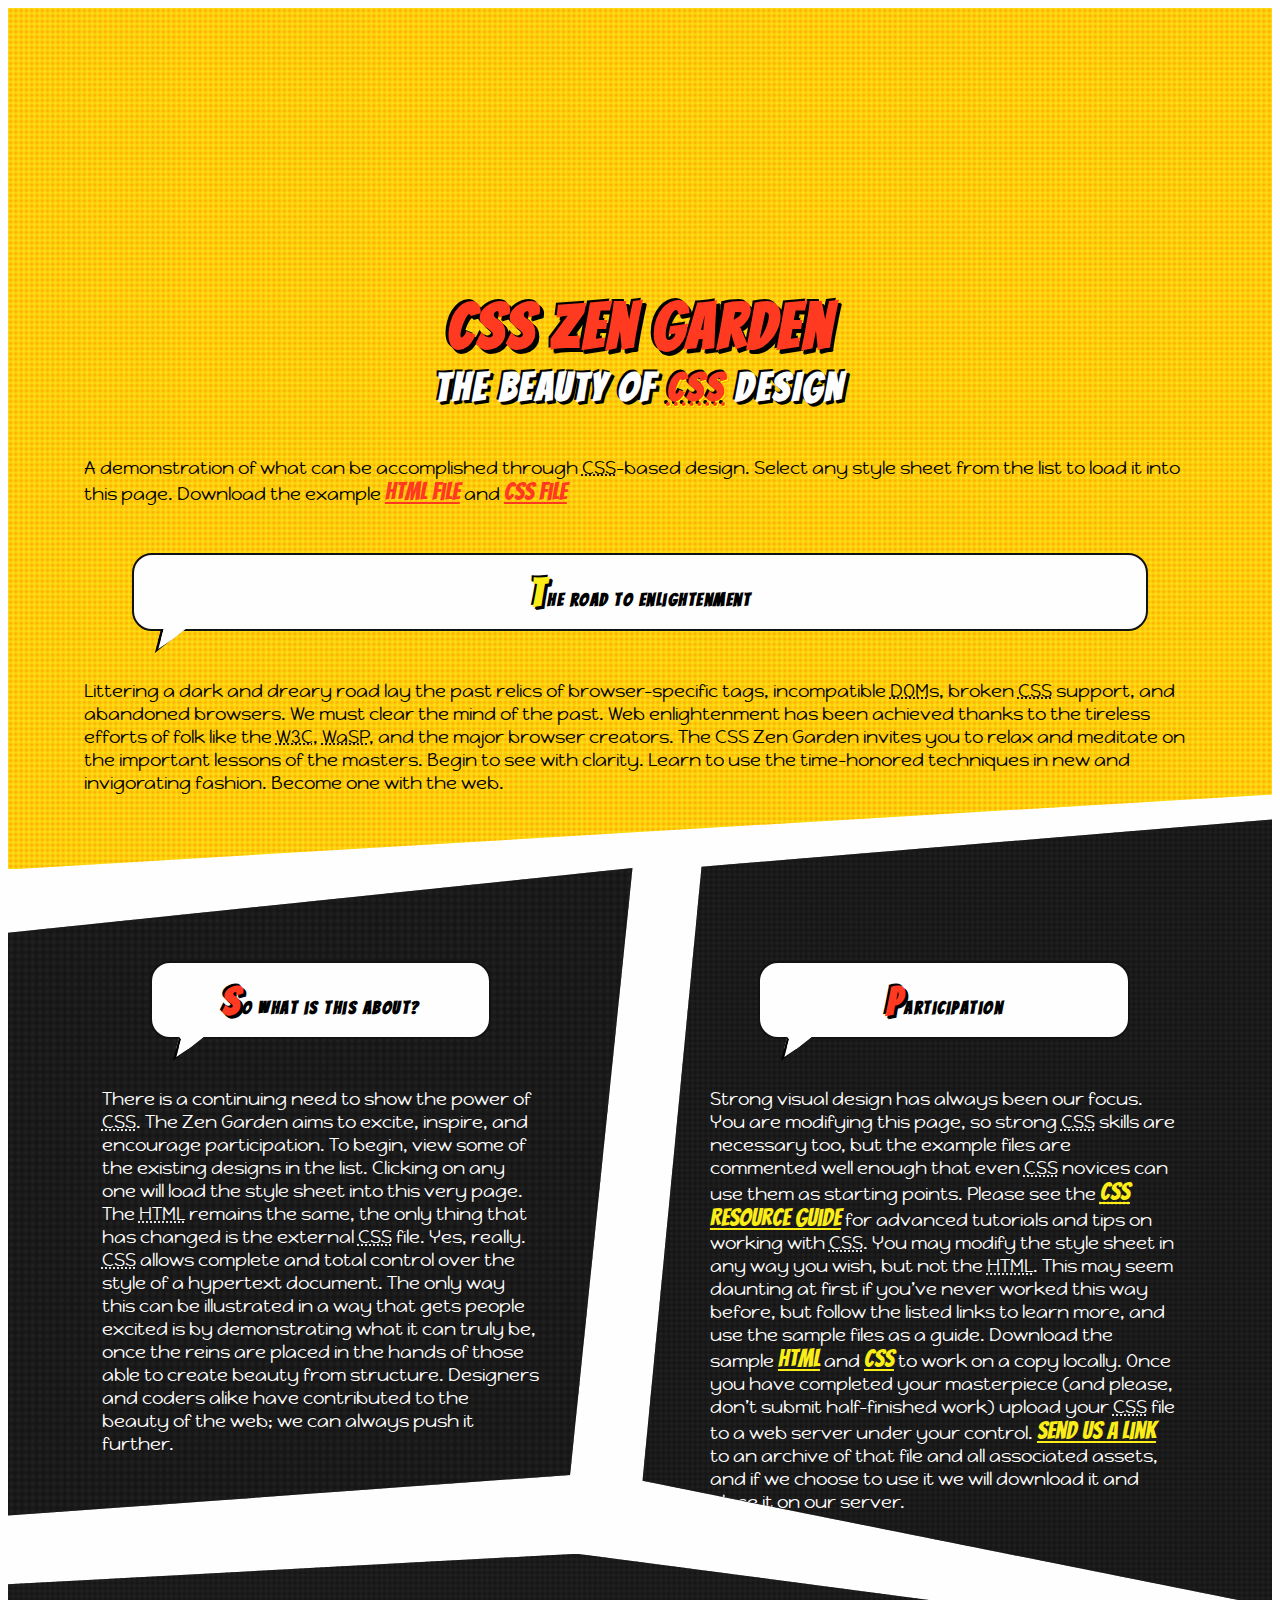
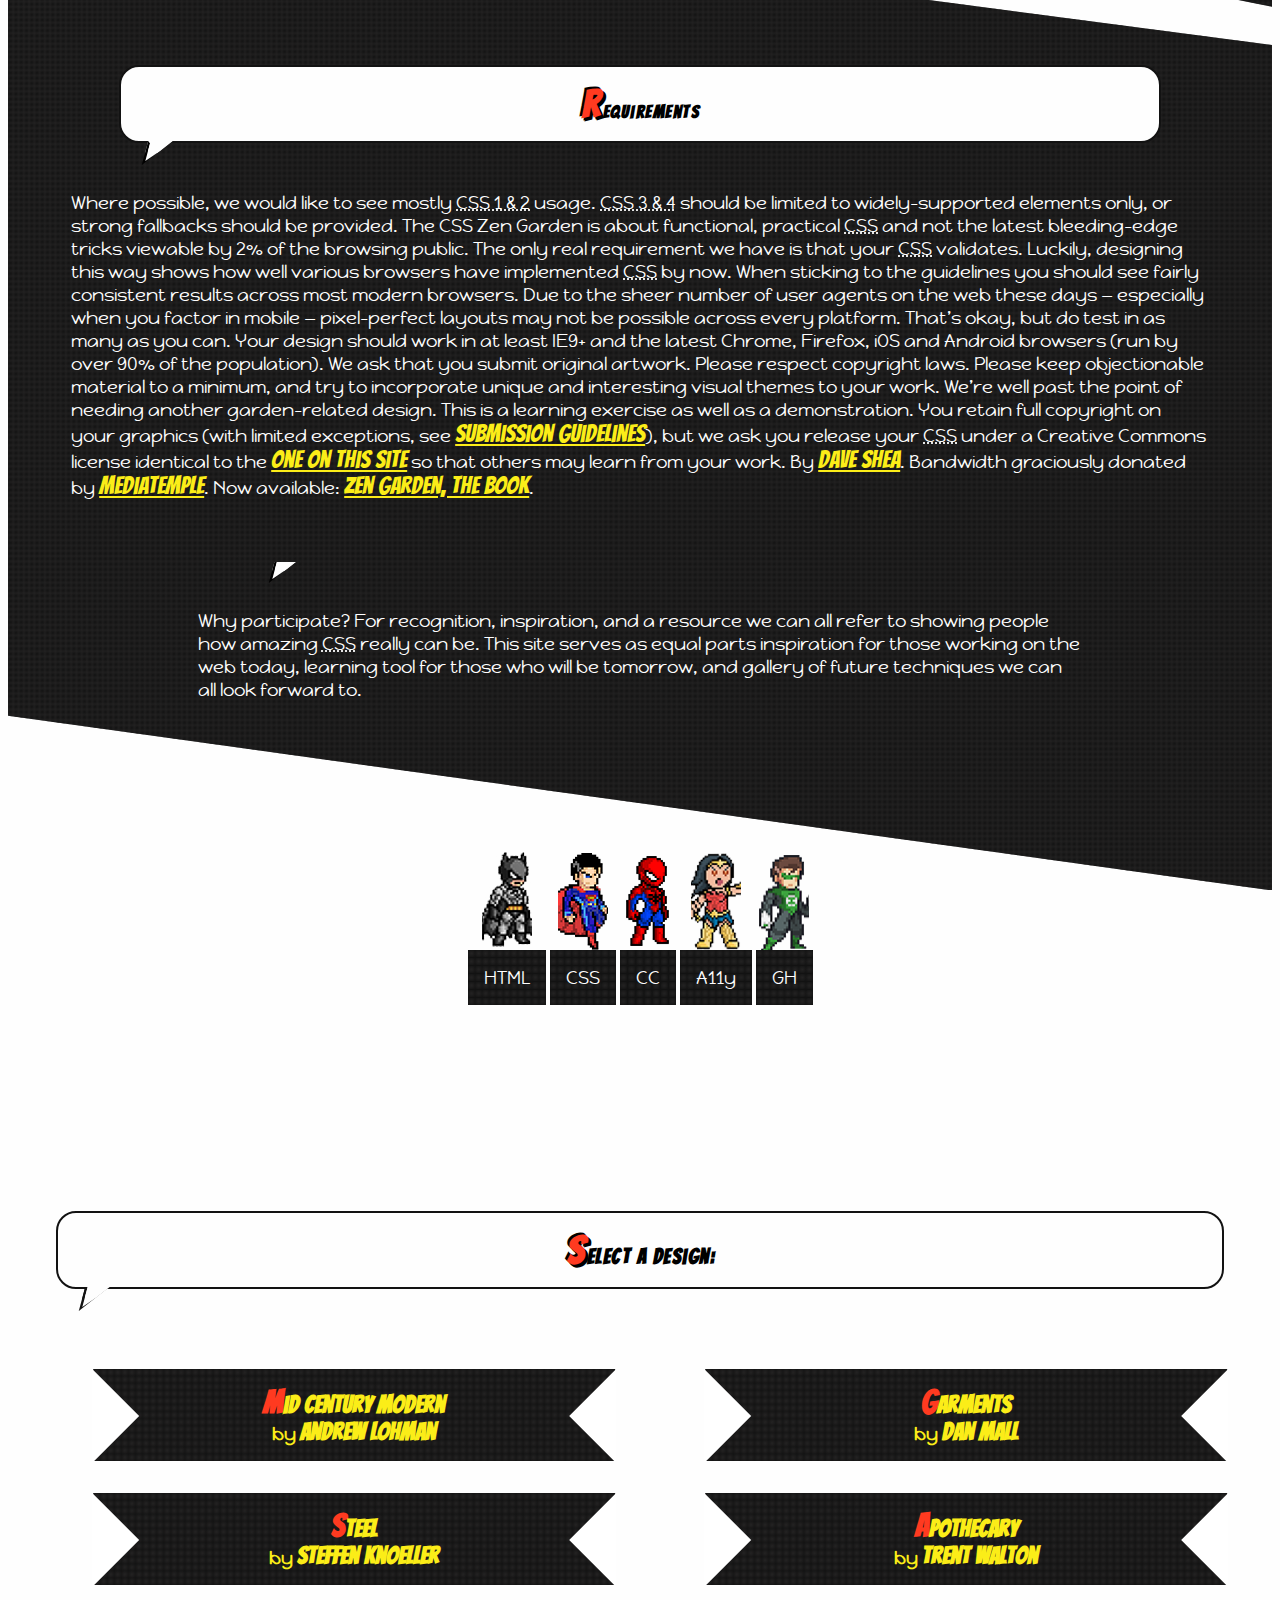
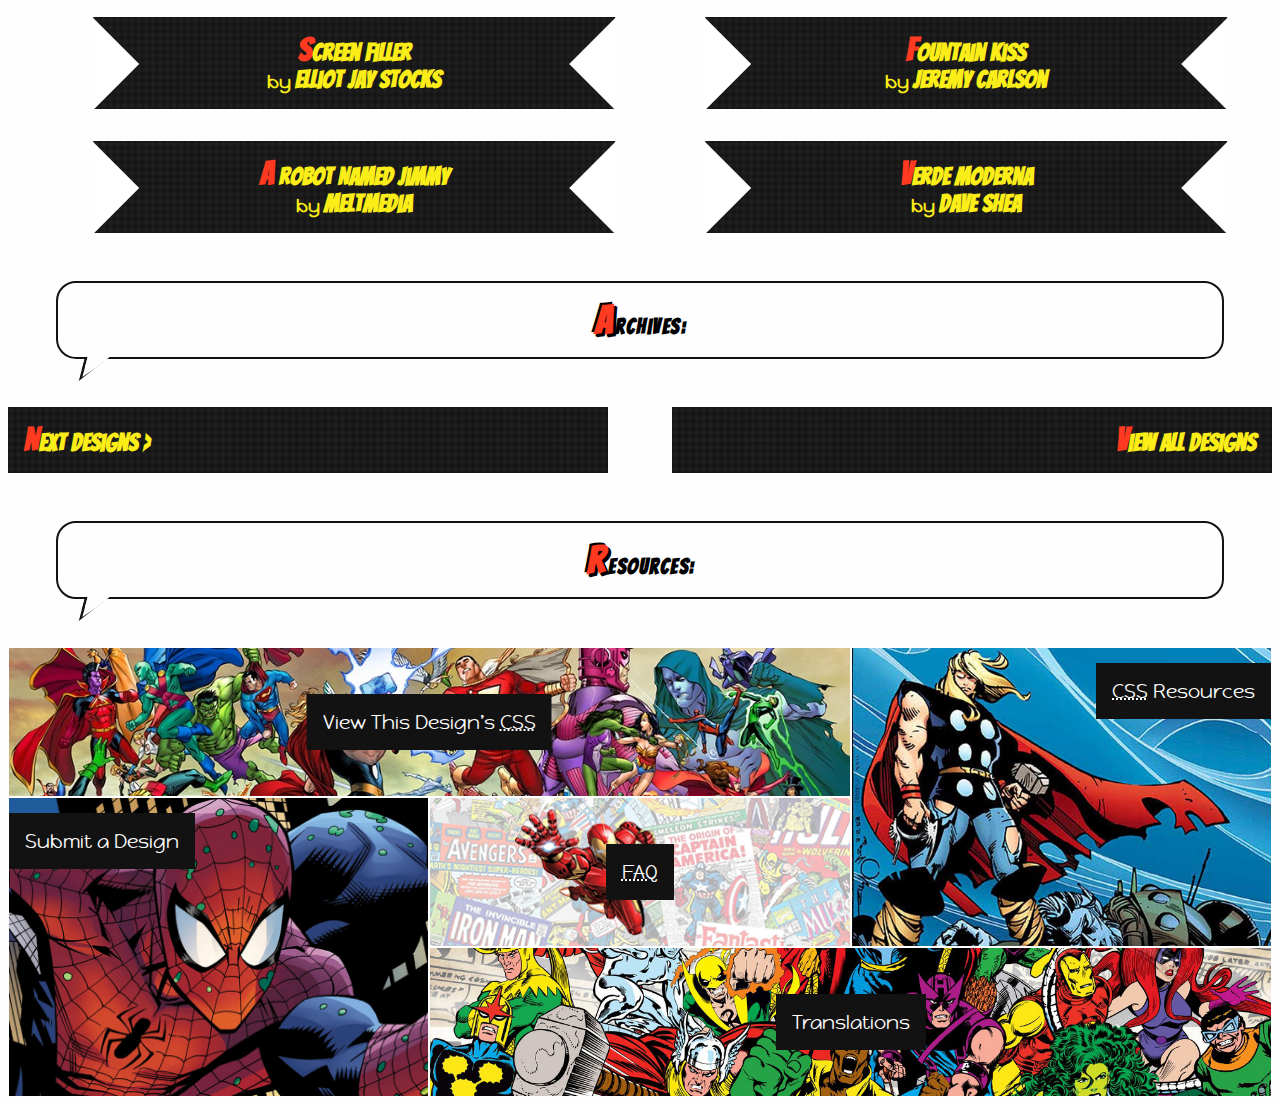
<file: index.html>
<!DOCTYPE html>
<html lang="en">
<head>
	<meta charset="utf-8">
	<title>CSS Zen Garden: The Beauty of CSS Design</title>

	<link rel="stylesheet" media="screen" href="style.css?v=8may2013">
	<link rel="alternate" type="application/rss+xml" title="RSS" href="http://www.csszengarden.com/zengarden.xml">

	<meta name="viewport" content="width=device-width, initial-scale=1.0">
	<meta name="author" content="Dave Shea">
	<meta name="description" content="A demonstration of what can be accomplished visually through CSS-based design.">
	<meta name="robots" content="all">


	<!--[if lt IE 9]>
	<script src="script/html5shiv.js"></script>
	<![endif]-->
</head>

<!--



	View source is a feature, not a bug. Thanks for your curiosity and
	interest in participating!

	Here are the submission guidelines for the new and improved csszengarden.com:

	- CSS3? Of course! Prefix for ALL browsers where necessary.
	- go responsive; test your layout at multiple screen sizes.
	- your browser testing baseline: IE9+, recent Chrome/Firefox/Safari, and iOS/Android
	- Graceful degradation is acceptable, and in fact highly encouraged.
	- use classes for styling. Don't use ids.
	- web fonts are cool, just make sure you have a license to share the files. Hosted 
	  services that are applied via the CSS file (ie. Google Fonts) will work fine, but
	  most that require custom HTML won't. TypeKit is supported, see the readme on this
	  page for usage instructions: https://github.com/mezzoblue/csszengarden.com/

	And a few tips on building your CSS file:

	- use :first-child, :last-child and :nth-child to get at non-classed elements
	- use ::before and ::after to create pseudo-elements for extra styling
	- use multiple background images to apply as many as you need to any element
	- use the Kellum Method for image replacement, if still needed. http://goo.gl/GXxdI
	- don't rely on the extra divs at the bottom. Use ::before and ::after instead.

		
-->

<body id="css-zen-garden">
<div class="page-wrapper">

	<section class="intro" id="zen-intro">
		<header role="banner">
			<h1>CSS Zen Garden</h1>
			<h2>The Beauty of <abbr title="Cascading Style Sheets">CSS</abbr> Design</h2>
		</header>

		<div class="summary" id="zen-summary" role="article">
			<p>A demonstration of what can be accomplished through <abbr title="Cascading Style Sheets">CSS</abbr>-based design. Select any style sheet from the list to load it into this page.</p>
			<p>Download the example <a href="/examples/index" title="This page's source HTML code, not to be modified.">html file</a> and <a href="/examples/style.css" title="This page's sample CSS, the file you may modify.">css file</a></p>
		</div>

		<div class="preamble" id="zen-preamble" role="article">
			<h3>The Road to Enlightenment</h3>
			<p>Littering a dark and dreary road lay the past relics of browser-specific tags, incompatible <abbr title="Document Object Model">DOM</abbr>s, broken <abbr title="Cascading Style Sheets">CSS</abbr> support, and abandoned browsers.</p>
			<p>We must clear the mind of the past. Web enlightenment has been achieved thanks to the tireless efforts of folk like the <abbr title="World Wide Web Consortium">W3C</abbr>, <abbr title="Web Standards Project">WaSP</abbr>, and the major browser creators.</p>
			<p>The CSS Zen Garden invites you to relax and meditate on the important lessons of the masters. Begin to see with clarity. Learn to use the time-honored techniques in new and invigorating fashion. Become one with the web.</p>
		</div>
	</section>

	<div class="main supporting" id="zen-supporting" role="main">
		<div class="explanation" id="zen-explanation" role="article">
			<h3>So What is This About?</h3>
			<p>There is a continuing need to show the power of <abbr title="Cascading Style Sheets">CSS</abbr>. The Zen Garden aims to excite, inspire, and encourage participation. To begin, view some of the existing designs in the list. Clicking on any one will load the style sheet into this very page. The <abbr title="HyperText Markup Language">HTML</abbr> remains the same, the only thing that has changed is the external <abbr title="Cascading Style Sheets">CSS</abbr> file. Yes, really.</p>
			<p><abbr title="Cascading Style Sheets">CSS</abbr> allows complete and total control over the style of a hypertext document. The only way this can be illustrated in a way that gets people excited is by demonstrating what it can truly be, once the reins are placed in the hands of those able to create beauty from structure. Designers and coders alike have contributed to the beauty of the web; we can always push it further.</p>
		</div>

		<div class="participation" id="zen-participation" role="article">
			<h3>Participation</h3>
			<p>Strong visual design has always been our focus. You are modifying this page, so strong <abbr title="Cascading Style Sheets">CSS</abbr> skills are necessary too, but the example files are commented well enough that even <abbr title="Cascading Style Sheets">CSS</abbr> novices can use them as starting points. Please see the <a href="http://www.mezzoblue.com/zengarden/resources/" title="A listing of CSS-related resources"><abbr title="Cascading Style Sheets">CSS</abbr> Resource Guide</a> for advanced tutorials and tips on working with <abbr title="Cascading Style Sheets">CSS</abbr>.</p>
			<p>You may modify the style sheet in any way you wish, but not the <abbr title="HyperText Markup Language">HTML</abbr>. This may seem daunting at first if you&#8217;ve never worked this way before, but follow the listed links to learn more, and use the sample files as a guide.</p>
			<p>Download the sample <a href="/examples/index" title="This page's source HTML code, not to be modified.">HTML</a> and <a href="/examples/style.css" title="This page's sample CSS, the file you may modify.">CSS</a> to work on a copy locally. Once you have completed your masterpiece (and please, don&#8217;t submit half-finished work) upload your <abbr title="Cascading Style Sheets">CSS</abbr> file to a web server under your control. <a href="http://www.mezzoblue.com/zengarden/submit/" title="Use the contact form to send us your CSS file">Send us a link</a> to an archive of that file and all associated assets, and if we choose to use it we will download it and place it on our server.</p>
		</div>

		<div class="benefits" id="zen-benefits" role="article">
			<h3>Benefits</h3>
			<p>Why participate? For recognition, inspiration, and a resource we can all refer to showing people how amazing <abbr title="Cascading Style Sheets">CSS</abbr> really can be. This site serves as equal parts inspiration for those working on the web today, learning tool for those who will be tomorrow, and gallery of future techniques we can all look forward to.</p>
		</div>

		<div class="requirements" id="zen-requirements" role="article">
			<h3>Requirements</h3>
			<p>Where possible, we would like to see mostly <abbr title="Cascading Style Sheets, levels 1 and 2">CSS 1 &amp; 2</abbr> usage. <abbr title="Cascading Style Sheets, levels 3 and 4">CSS 3 &amp; 4</abbr> should be limited to widely-supported elements only, or strong fallbacks should be provided. The CSS Zen Garden is about functional, practical <abbr title="Cascading Style Sheets">CSS</abbr> and not the latest bleeding-edge tricks viewable by 2% of the browsing public. The only real requirement we have is that your <abbr title="Cascading Style Sheets">CSS</abbr> validates.</p>
			<p>Luckily, designing this way shows how well various browsers have implemented <abbr title="Cascading Style Sheets">CSS</abbr> by now. When sticking to the guidelines you should see fairly consistent results across most modern browsers. Due to the sheer number of user agents on the web these days &#8212; especially when you factor in mobile &#8212; pixel-perfect layouts may not be possible across every platform. That&#8217;s okay, but do test in as many as you can. Your design should work in at least IE9+ and the latest Chrome, Firefox, iOS and Android browsers (run by over 90% of the population).</p>
			<p>We ask that you submit original artwork. Please respect copyright laws. Please keep objectionable material to a minimum, and try to incorporate unique and interesting visual themes to your work. We&#8217;re well past the point of needing another garden-related design.</p>
			<p>This is a learning exercise as well as a demonstration. You retain full copyright on your graphics (with limited exceptions, see <a href="http://www.mezzoblue.com/zengarden/submit/guidelines/">submission guidelines</a>), but we ask you release your <abbr title="Cascading Style Sheets">CSS</abbr> under a Creative Commons license identical to the <a href="http://creativecommons.org/licenses/by-nc-sa/3.0/" title="View the Zen Garden's license information.">one on this site</a> so that others may learn from your work.</p>
			<p role="contentinfo">By <a href="http://www.mezzoblue.com/">Dave Shea</a>. Bandwidth graciously donated by <a href="http://www.mediatemple.net/">mediatemple</a>. Now available: <a href="http://www.amazon.com/exec/obidos/ASIN/0321303474/mezzoblue-20/">Zen Garden, the book</a>.</p>
		</div>

		<footer>
			<a href="http://validator.w3.org/check/referer" title="Check the validity of this site&#8217;s HTML" class="zen-validate-html">HTML</a>
			<a href="http://jigsaw.w3.org/css-validator/check/referer" title="Check the validity of this site&#8217;s CSS" class="zen-validate-css">CSS</a>
			<a href="http://creativecommons.org/licenses/by-nc-sa/3.0/" title="View the Creative Commons license of this site: Attribution-NonCommercial-ShareAlike." class="zen-license">CC</a>
			<a href="http://mezzoblue.com/zengarden/faq/#aaa" title="Read about the accessibility of this site" class="zen-accessibility">A11y</a>
			<a href="https://github.com/mezzoblue/csszengarden.com" title="Fork this site on Github" class="zen-github">GH</a>
		</footer>

	</div>


	<aside class="sidebar" role="complementary">
		<div class="wrapper">

			<div class="design-selection" id="design-selection">
				<h3 class="select">Select a Design:</h3>
				<nav role="navigation">
					<ul>
					<li>
						<a href="/221/" class="design-name">Mid Century Modern</a> by						<a href="http://andrewlohman.com/" class="designer-name">Andrew Lohman</a>
					</li>					<li>
						<a href="/220/" class="design-name">Garments</a> by						<a href="http://danielmall.com/" class="designer-name">Dan Mall</a>
					</li>					<li>
						<a href="/219/" class="design-name">Steel</a> by						<a href="http://steffen-knoeller.de" class="designer-name">Steffen Knoeller</a>
					</li>					<li>
						<a href="/218/" class="design-name">Apothecary</a> by						<a href="http://trentwalton.com" class="designer-name">Trent Walton</a>
					</li>					<li>
						<a href="/217/" class="design-name">Screen Filler</a> by						<a href="http://elliotjaystocks.com/" class="designer-name">Elliot Jay Stocks</a>
					</li>					<li>
						<a href="/216/" class="design-name">Fountain Kiss</a> by						<a href="http://jeremycarlson.com" class="designer-name">Jeremy Carlson</a>
					</li>					<li>
						<a href="/215/" class="design-name">A Robot Named Jimmy</a> by						<a href="http://meltmedia.com/" class="designer-name">meltmedia</a>
					</li>					<li>
						<a href="/214/" class="design-name">Verde Moderna</a> by						<a href="http://www.mezzoblue.com/" class="designer-name">Dave Shea</a>
					</li>					</ul>
				</nav>
			</div>

			<div class="design-archives" id="design-archives">
				<h3 class="archives">Archives:</h3>
				<nav role="navigation">
					<ul>
						<li class="next">
							<a href="/214/page1">
								Next Designs <span class="indicator">&rsaquo;</span>
							</a>
						</li>
						<li class="viewall">
							<a href="http://www.mezzoblue.com/zengarden/alldesigns/" title="View every submission to the Zen Garden.">
								View All Designs							</a>
						</li>
					</ul>
				</nav>
			</div>

			<div class="zen-resources" id="zen-resources">
				<h3 class="resources">Resources:</h3>
				<ul>
					<li class="view-css">
						<a href="style.css" title="View the source CSS file of the currently-viewed design.">
							View This Design&#8217;s <abbr title="Cascading Style Sheets">CSS</abbr>						</a>
					</li>
					<li class="css-resources">
						<a href="http://www.mezzoblue.com/zengarden/resources/" title="Links to great sites with information on using CSS.">
							<abbr title="Cascading Style Sheets">CSS</abbr> Resources						</a>
					</li>
					<li class="zen-faq">
						<a href="http://www.mezzoblue.com/zengarden/faq/" title="A list of Frequently Asked Questions about the Zen Garden.">
							<abbr title="Frequently Asked Questions">FAQ</abbr>						</a>
					</li>
					<li class="zen-submit">
						<a href="http://www.mezzoblue.com/zengarden/submit/" title="Send in your own CSS file.">
							Submit a Design						</a>
					</li>
					<li class="zen-translations">
						<a href="http://www.mezzoblue.com/zengarden/translations/" title="View translated versions of this page.">
							Translations						</a>
					</li>
				</ul>
			</div>
		</div>
	</aside>


</div>

<!--

	These superfluous divs/spans were originally provided as catch-alls to add extra imagery.
	These days we have full ::before and ::after support, favour using those instead.
	These only remain for historical design compatibility. They might go away one day.
		
-->
<div class="extra1" role="presentation"></div><div class="extra2" role="presentation"></div><div class="extra3" role="presentation"></div>
<div class="extra4" role="presentation"></div><div class="extra5" role="presentation"></div><div class="extra6" role="presentation"></div>

</body>
</html>
</file>
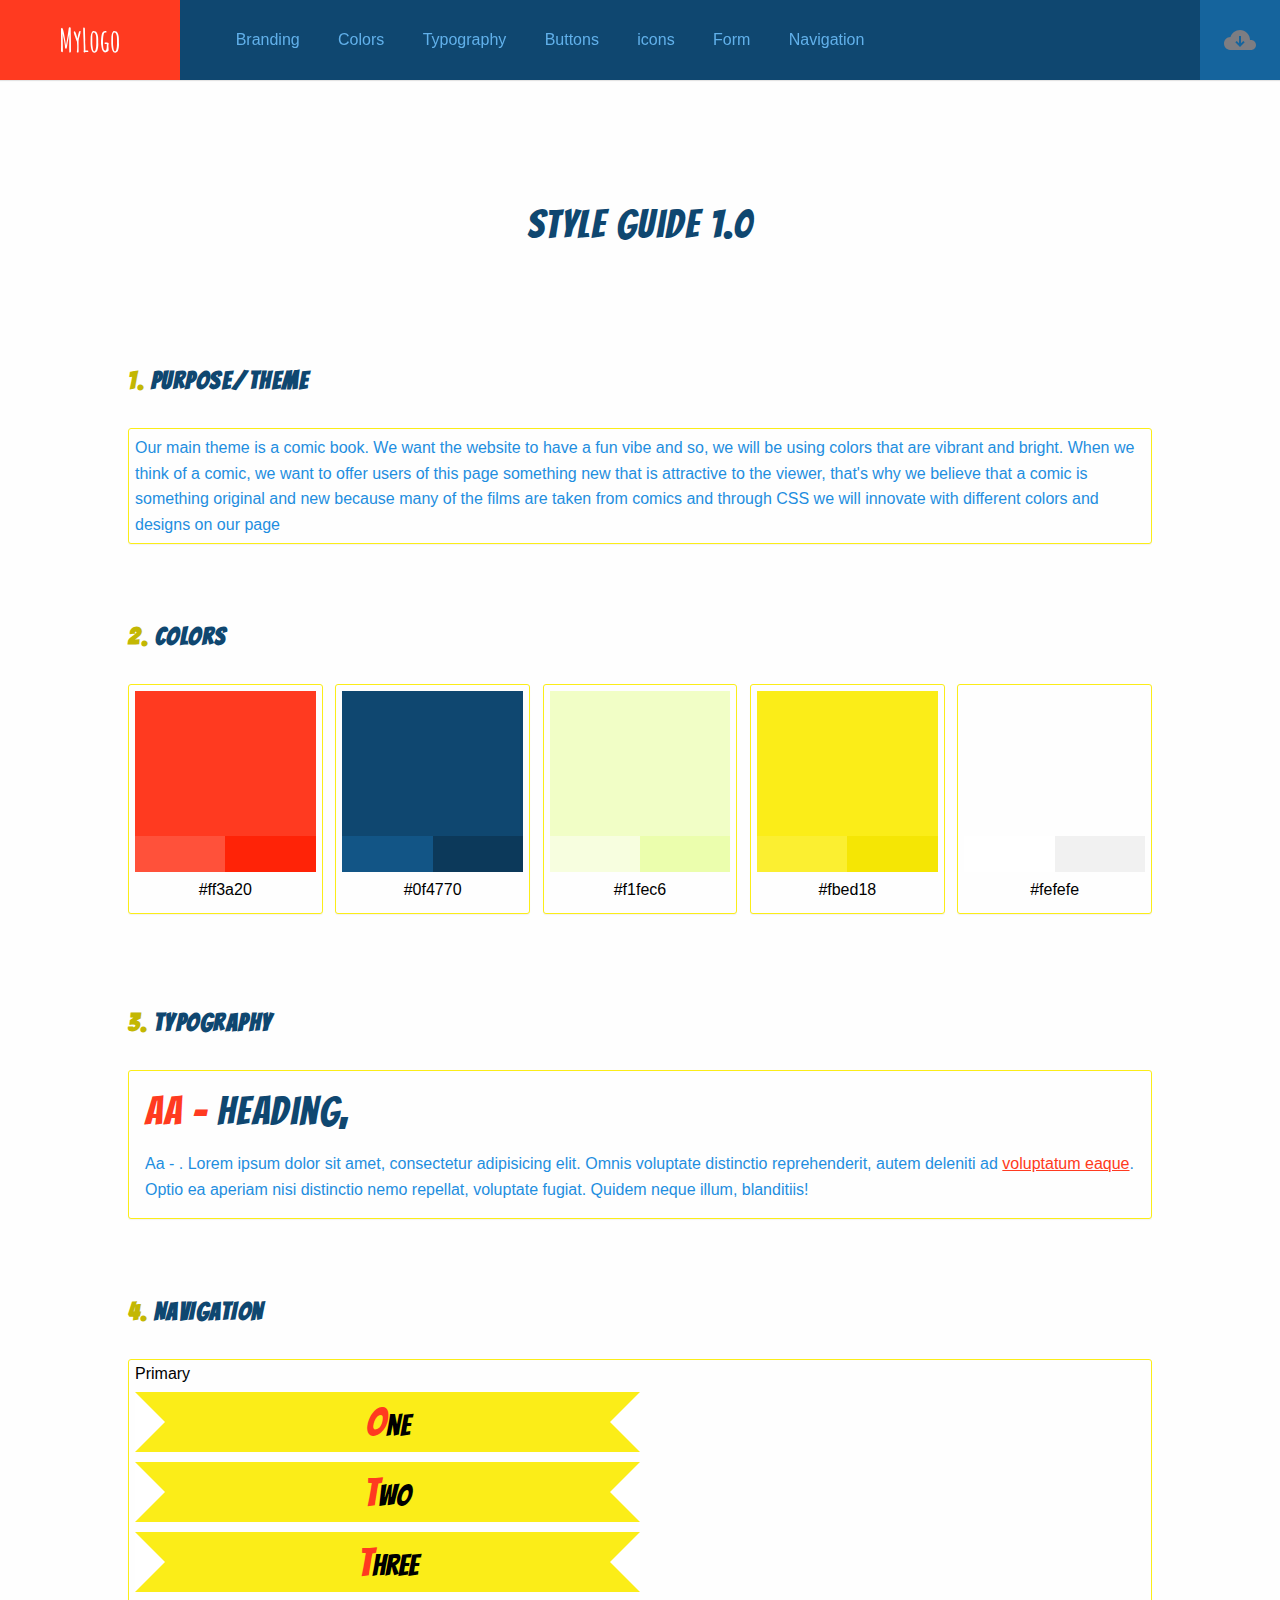
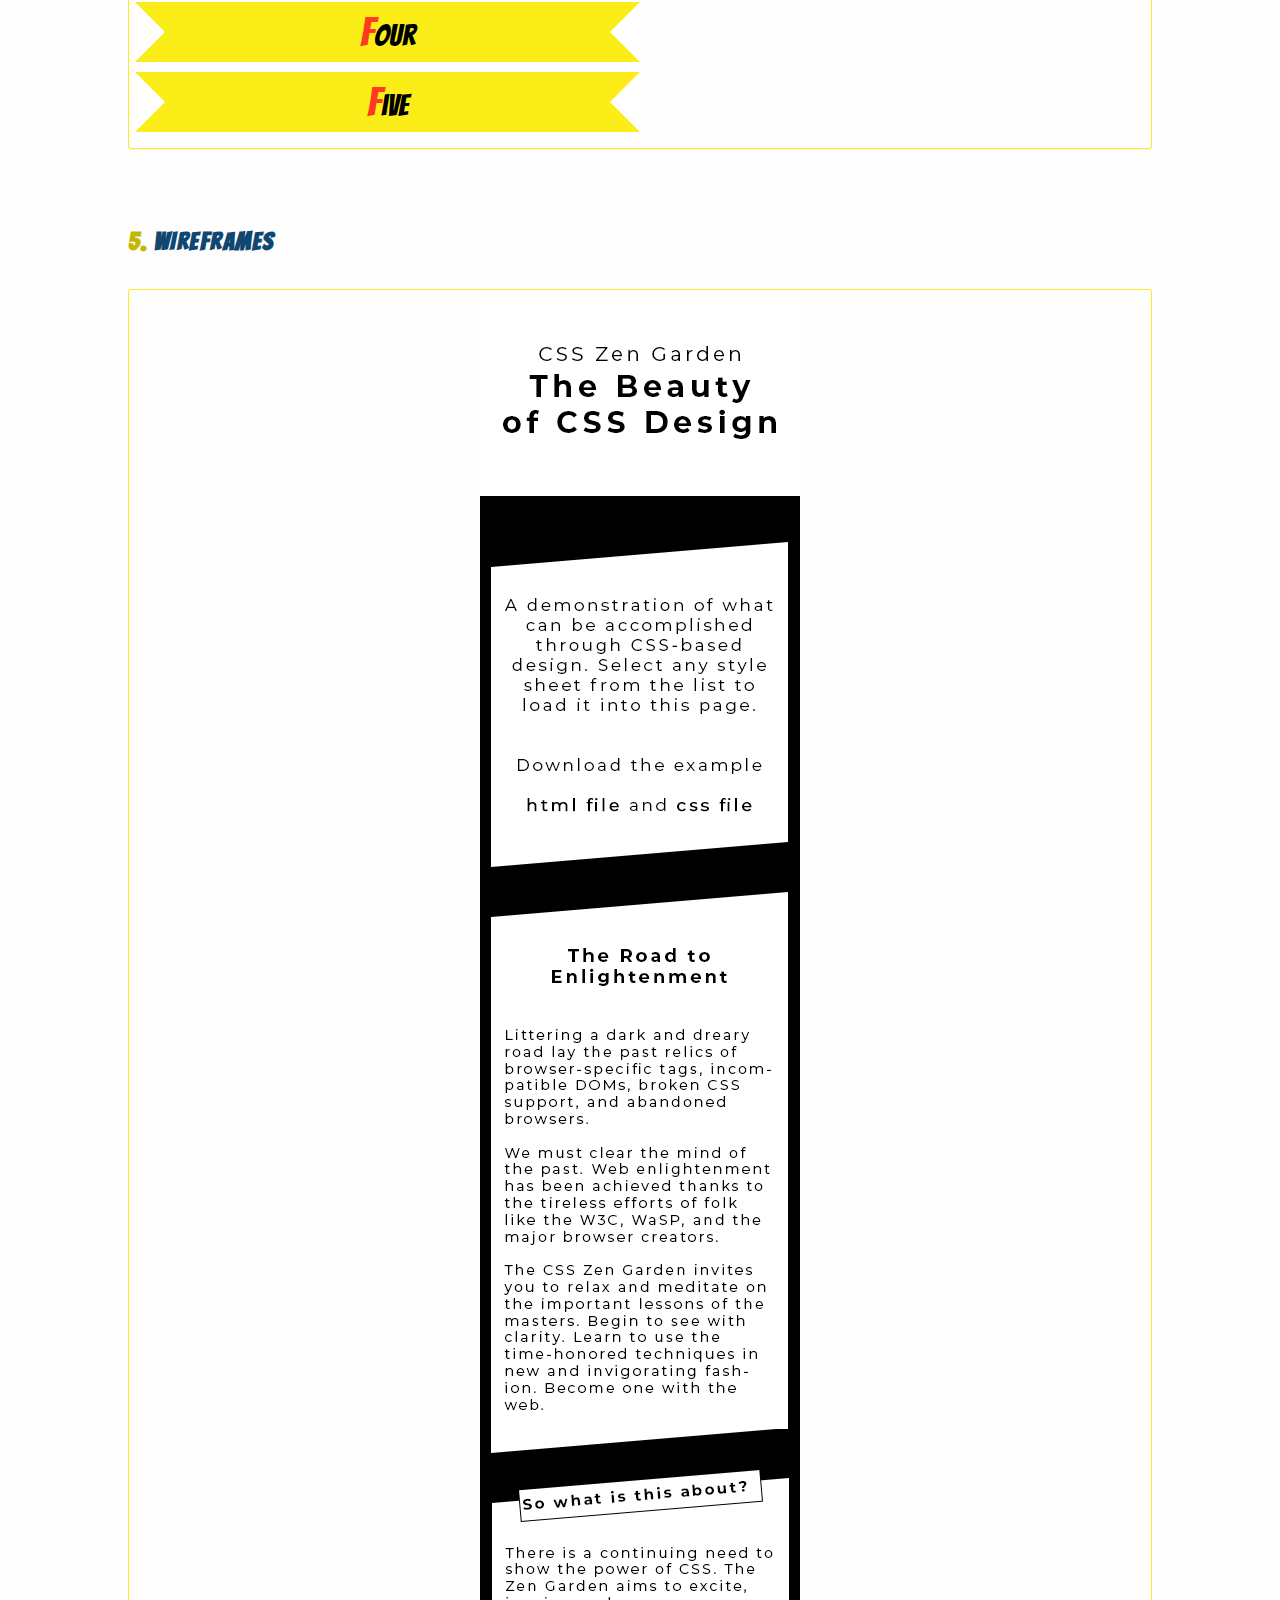
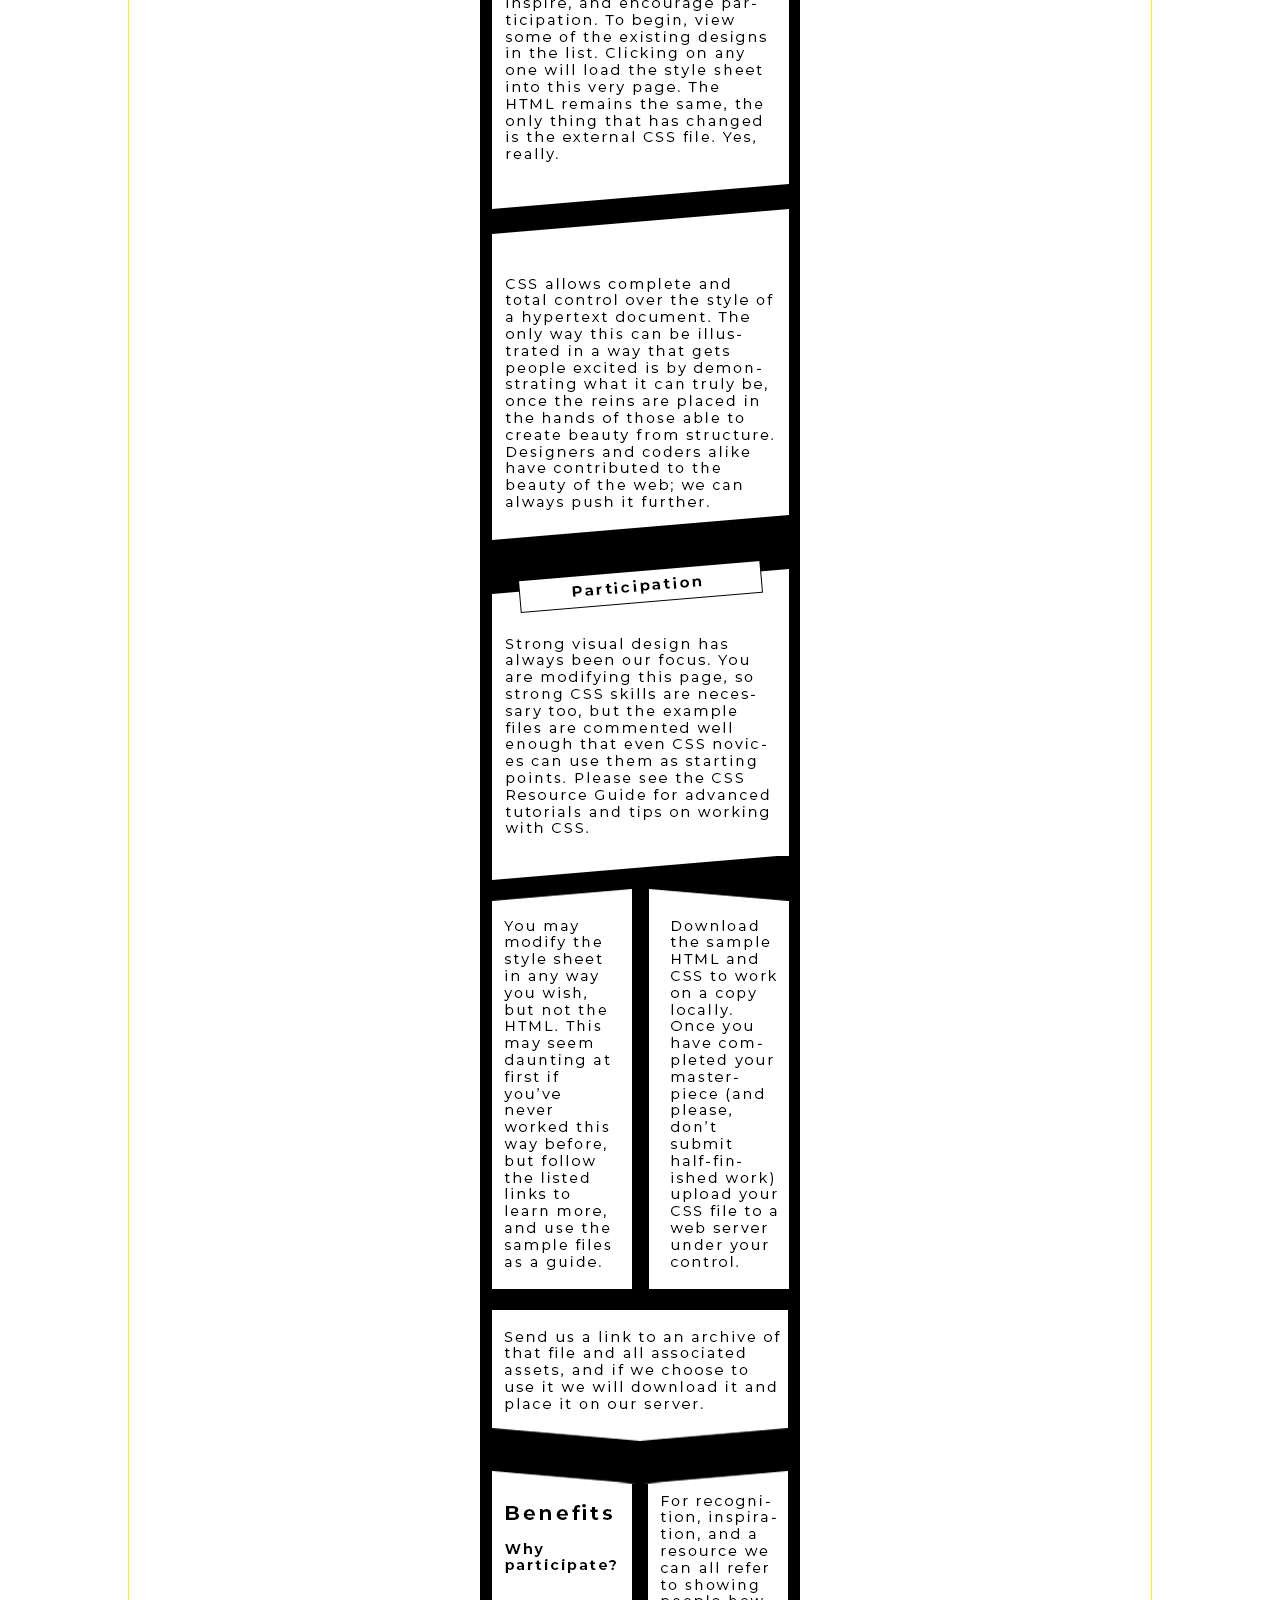
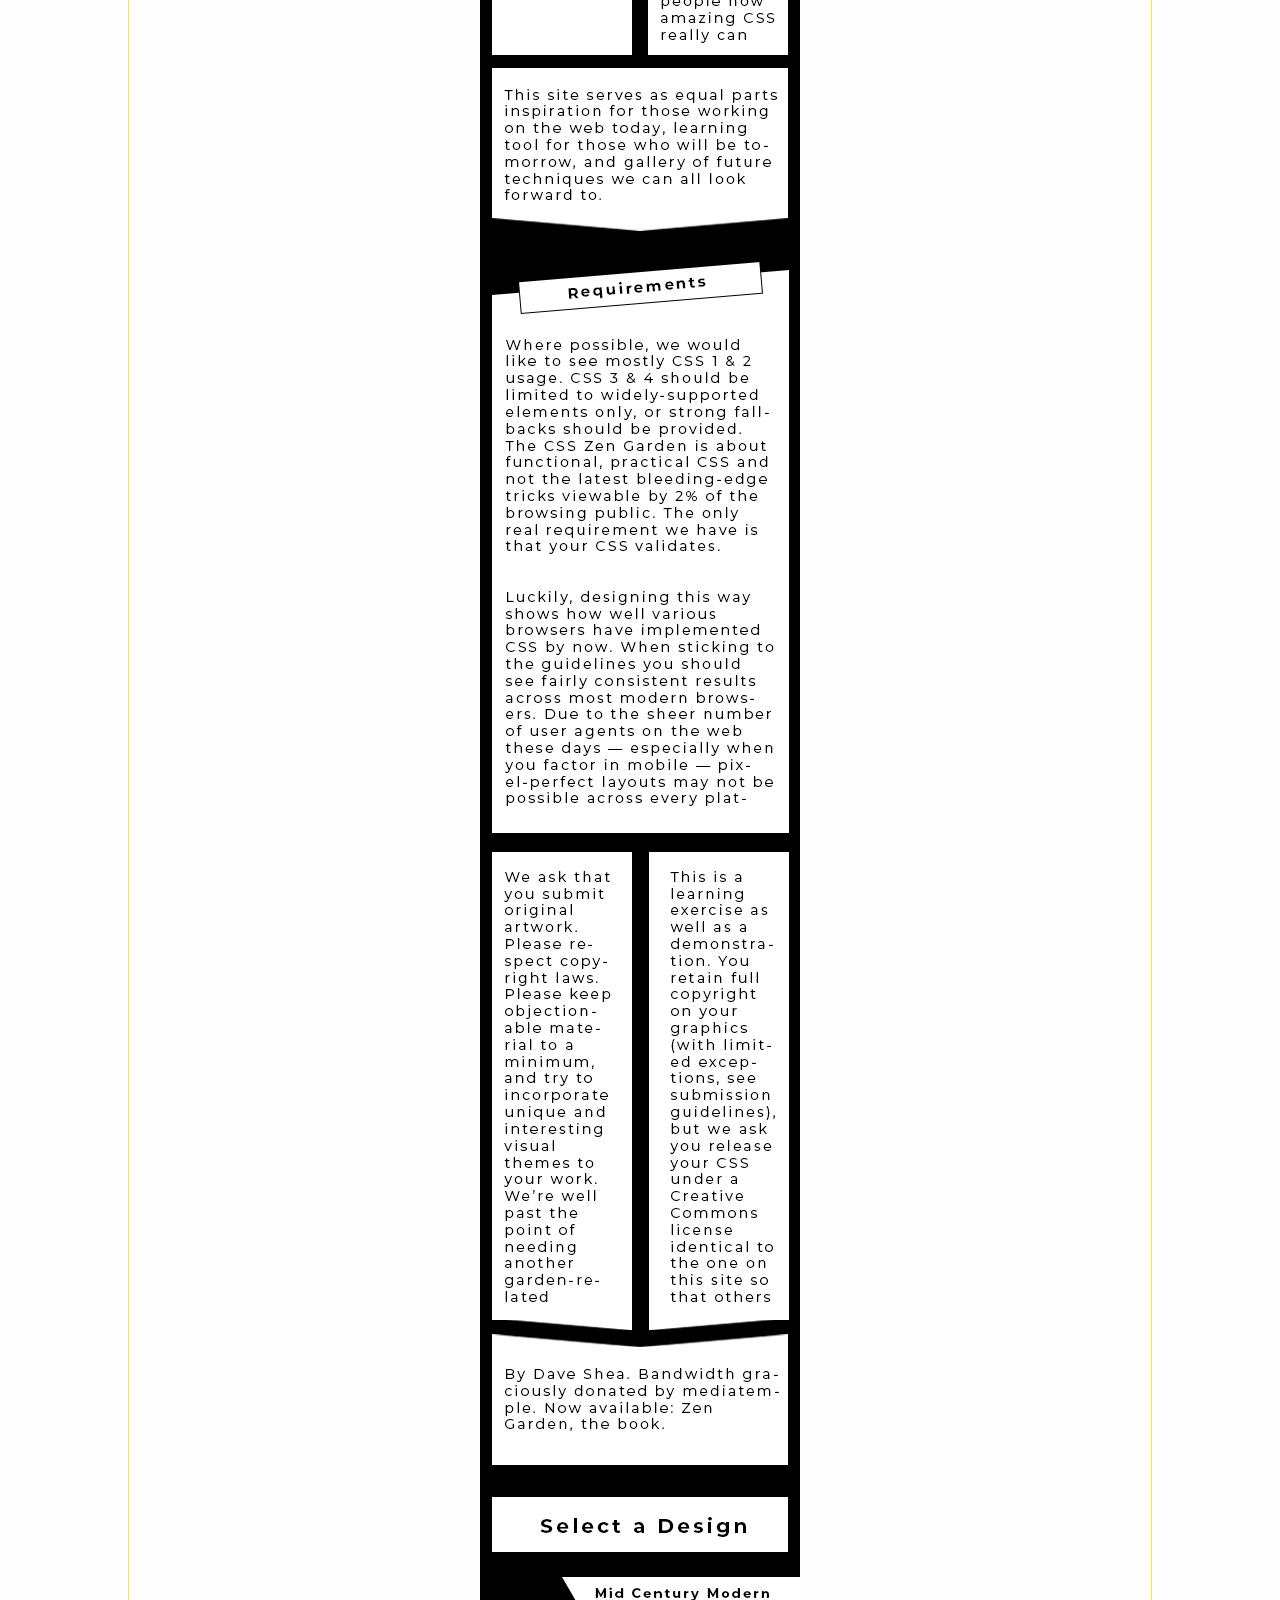
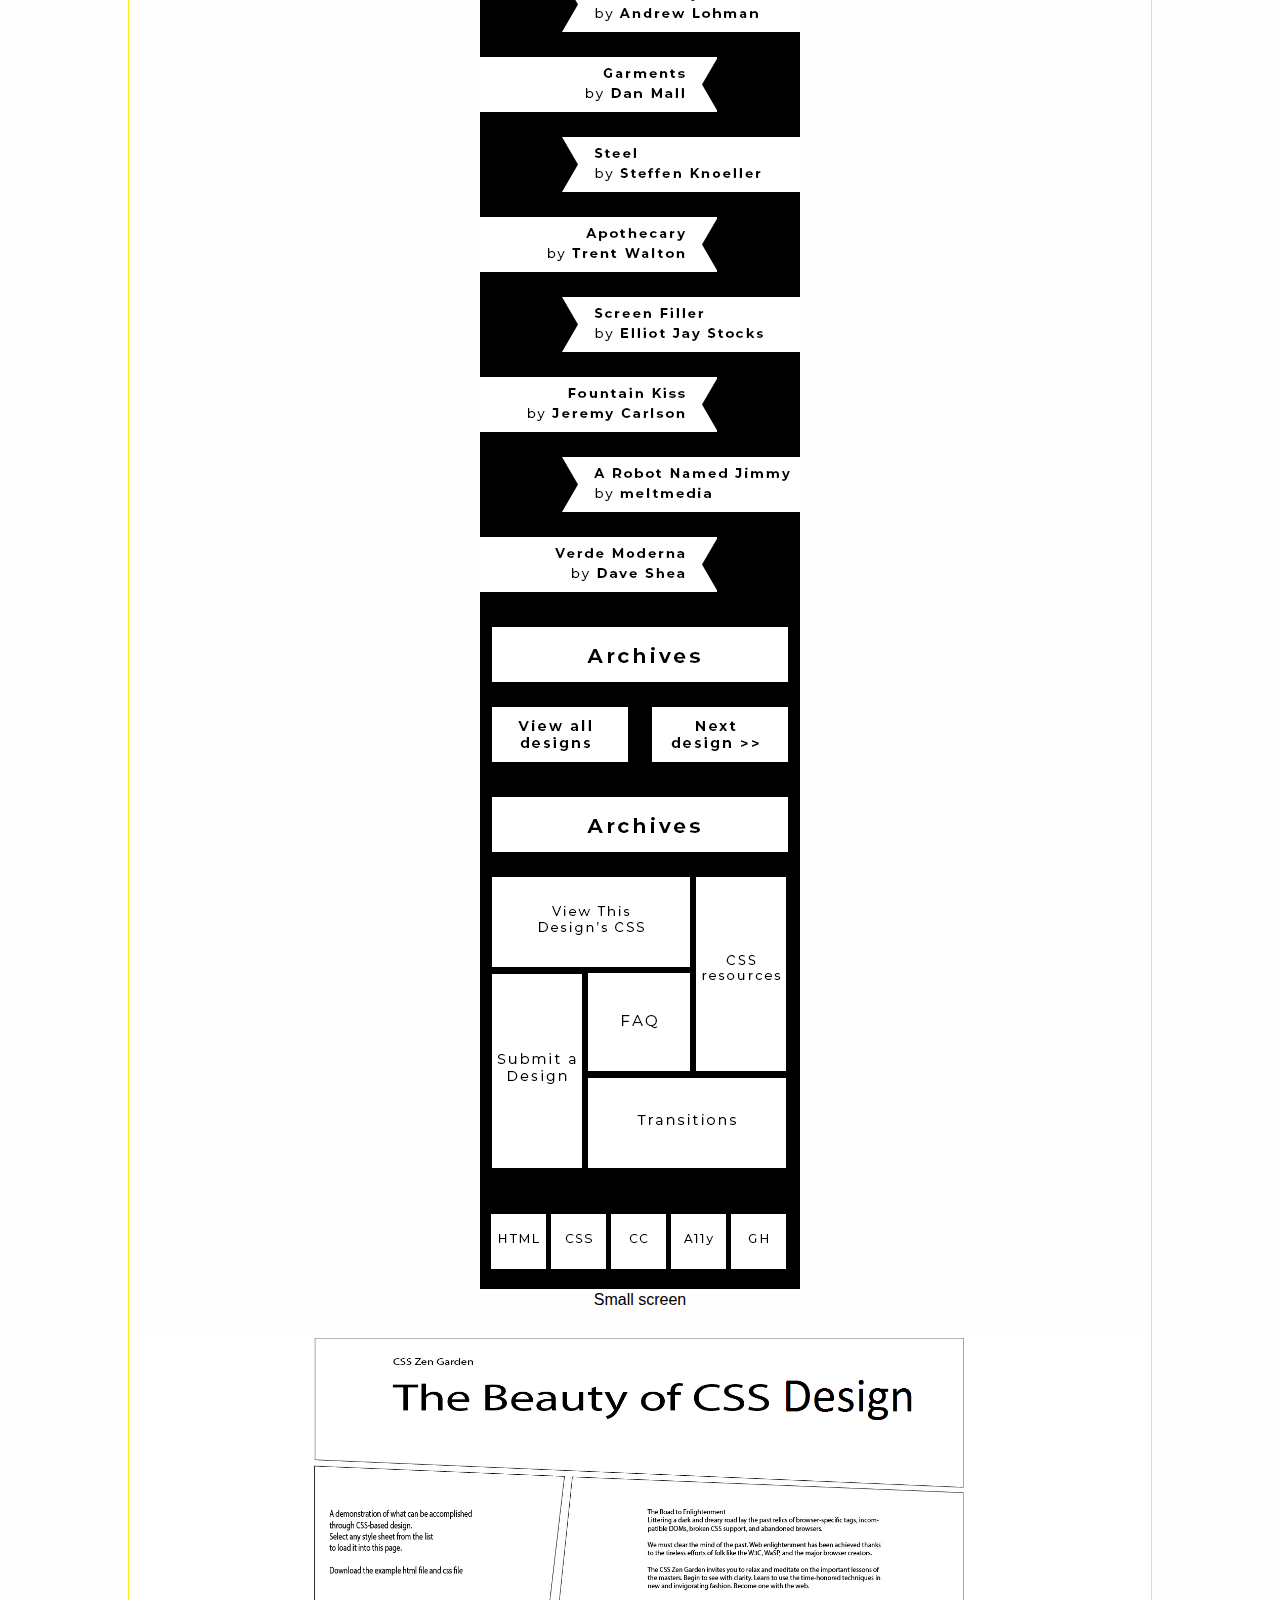
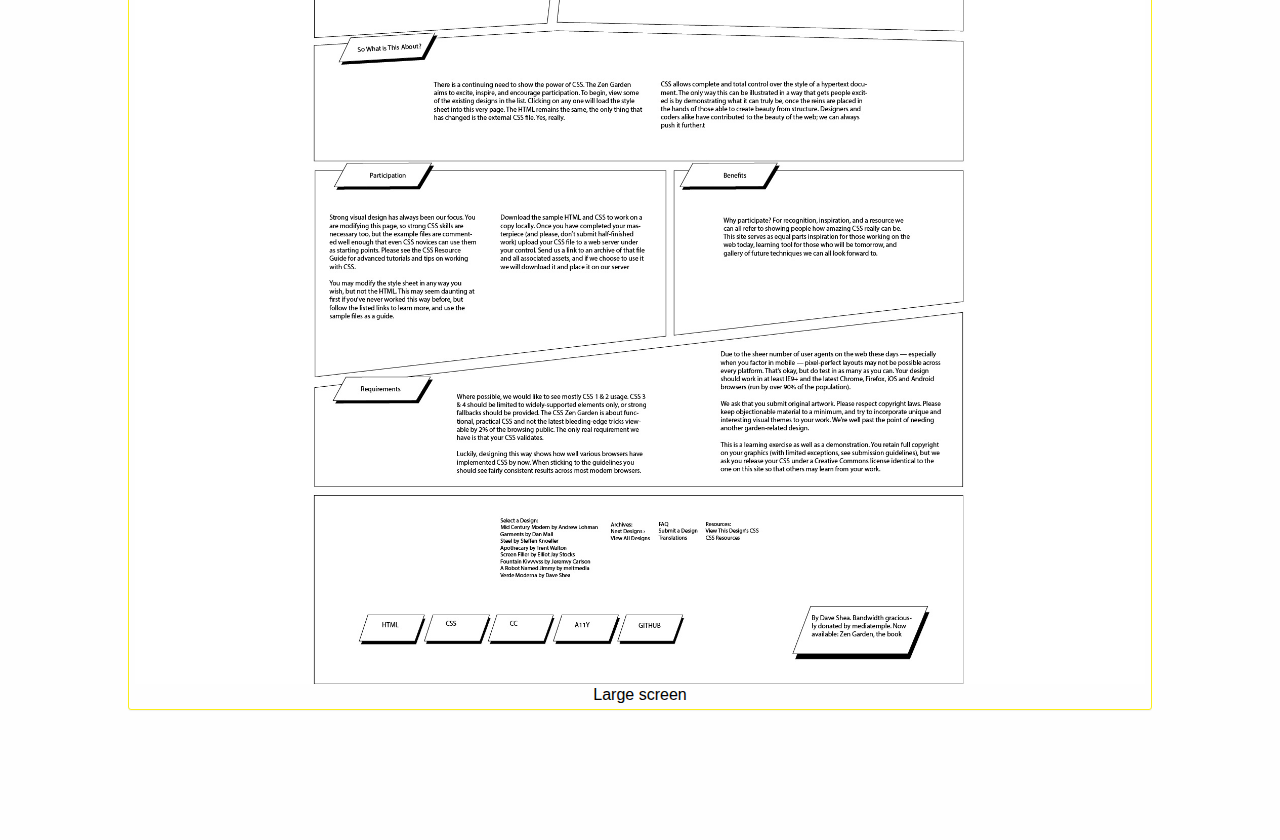
<file: style-guide/index.html>
<!DOCTYPE html>
<html lang="en" class="no-js">

<head>
  <meta charset="UTF-8" />
  <meta name="viewport" content="width=device-width, initial-scale=1" />


  <link rel="stylesheet" href="css/style-guide.css" />
  <!-- Resource style -->
  <script src="js/modernizr.js"></script>
  <!-- Modernizr -->
  <title>Style Guide | CodyHouse</title>
</head>

<body>
  <header>
    <div class="cd-logo"><img src="assets/logo.svg" alt="Logo" /></div>

    <nav>
      <ul class="cd-main-nav">
        <li><a href="#branding">Branding</a></li>
        <li><a href="#colors">Colors</a></li>
        <li><a href="#typography">Typography</a></li>
        <li><a href="#buttons">Buttons</a></li>
        <li><a href="#icons">icons</a></li>
        <li><a href="#form">Form</a></li>
        <li><a href="#navigation">Navigation</a></li>
      </ul>
      <!-- cd-main-nav -->
    </nav>

    <a href="assets/assets-download-file.zip" class="cd-download"><span>Download assets</span></a>
    <a href="#0" class="cd-nav-trigger">Menu<span></span></a>
  </header>

  <main>
    <h1>Style Guide 1.0</h1>

    <section id="purpose" class="cd-purpose">
      <h2>Purpose/Theme</h2>

      <div class="cd-box">
        <p>Our main theme is a comic book. We want the website to have a fun vibe and so, we will be using colors that
          are vibrant and bright.
          When we think of a comic, we want to offer users of this page something new that is attractive to the viewer,
          that's why we believe that a comic is something original and new because many of the films are taken from
          comics and through CSS we will innovate with different colors and designs on our page
        </p>
    </section>

    <!-- <section id="branding" class="cd-branding">
        <h2>Branding</h2>

        <ul>
          <li class="cd-box">
            <img src="assets/branding/logo-ver-1.jpg" alt="Logo version 1" />
          </li>
          <li class="cd-box">
            <img src="assets/branding/logo-ver-2.jpg" alt="Logo version 2" />
          </li>
        </ul>

        <ul>
          <li>
            <img src="assets/branding/touch-icon-1.jpg" alt="Touch Icon 1" />
          </li>
          <li>
            <img src="assets/branding/touch-icon-2.jpg" alt="Touch Icon 2" />
          </li>
          <li><img src="assets/branding/favicon-1.jpg" alt="Favicon 1" /></li>
          <li><img src="assets/branding/favicon-2.jpg" alt="Favicon 2" /></li>
        </ul>
      </section> -->

    <section id="colors" class="cd-colors">
      <h2>Colors</h2>

      <ul>
        <li class="cd-box">
          <div class="cd-color-swatch"></div>
        </li>

        <li class="cd-box">
          <div class="cd-color-swatch"></div>
        </li>

        <li class="cd-box">
          <div class="cd-color-swatch"></div>
        </li>

        <li class="cd-box">
          <div class="cd-color-swatch"></div>
        </li>

        <li class="cd-box">
          <div class="cd-color-swatch"></div>
        </li>
      </ul>
    </section>

    <section id="typography" class="cd-typography">
      <h2>Typography</h2>

      <div class="cd-box">
        <h1>Heading, <span></span></h1>
        <p>
          Aa - <span></span>. Lorem ipsum dolor sit amet, consectetur
          adipisicing elit. Omnis voluptate distinctio reprehenderit, autem
          deleniti ad <a href="#0">voluptatum eaque</a>. Optio ea aperiam nisi
          distinctio nemo repellat, voluptate fugiat. Quidem neque illum,
          blanditiis!
        </p>
      </div>
    </section>

    <!-- <section id="buttons" class="cd-buttons">
        <h2>Buttons</h2>

        <div class="cd-box">
          <button class="btn">Normal</button>
          <button class="btn btn-success">Success</button>
          <button class="btn btn-alert">Alert</button>
          <button class="btn btn-outline">Outline</button>
        </div>
      </section>

      <section id="icons" class="cd-icons">
        <h2>Icons</h2>

        <ul class="cd-box">
          <li class="cd-icon-1"></li>
          <li class="cd-icon-2"></li>
          <li class="cd-icon-3"></li>
          <li class="cd-icon-4"></li>
          <li class="cd-icon-5"></li>
          <li class="cd-icon-6"></li>
          <li class="cd-icon-7"></li>
          <li class="cd-icon-8"></li>
        </ul>
      </section>

      <section id="form" class="cd-form">
        <h2>Form</h2>

        <div class="cd-box">
          <form>
            <fieldset>
              <input type="text" /> <input class="success" type="text" />
              <input class="alert" type="text" />
            </fieldset>

            <fieldset>
              <div class="cd-input-wrapper">
                <input type="radio" name="radioButton" id="radio1" />
                <label class="radio-label" for="radio1">Choice 1</label>
              </div>

              <div class="cd-input-wrapper">
                <input type="checkbox" id="checkbox1" />
                <label class="checkbox-label" for="checkbox1">Option 1</label>
              </div>

              <div class="cd-input-wrapper cd-select">
                <select name="select-this" id="select-this">
                  <option value="0">Select</option>
                  <option value="1">Option 1</option>
                  <option value="2">Option 2</option>
                  <option value="2">Option 3</option>
                </select>
              </div>
            </fieldset>
          </form>
        </div>
      </section> -->

    <section id="navigation" class="cd-navigation">
      <h2>Navigation</h2>
      <div class="cd-box">
        <div>
          <h3>Primary</h3>
          <nav class="cd-primary-nav">
            <ul>
              <li><a href="#">One</a></li>
              <li><a href="#">Two</a></li>
              <li><a href="#">Three</a></li>
              <li><a href="#">Four</a></li>
              <li><a href="#">Five</a></li>
            </ul>
          </nav>
        </div>
        <!-- <div>
            <h3>Secondary</h3>
            <nav class="cd-secondary-nav">
              <ul>
                <li><a href="#">One</a></li>
                <li><a href="#">Two</a></li>
                <li><a href="#">Three</a></li>
                <li><a href="#">Four</a></li>
                <li><a href="#">Five</a></li>
              </ul>
            </nav>
          </div>
          <div>
            <h3>Other Links</h3>
            <ul>
              <li><a href="#">One</a></li>
              <li><a href="#">Two</a></li>
              <li><a href="#">Three</a></li>
              <li><a href="#">Four</a></li>
              <li><a href="#">Five</a></li>
            </ul>
          </div>
        </div> -->
    </section>

    <!-- <section id="elements" class="cd-elements">
        <h2>HTML Elements</h2>
        <div class="cd-box">
          <p>
            Styling for lists, figures, alerts, info boxes, etc can be defined
            here.
          </p>
        </div>
      </section>  -->

    <section id="wireframes" class="cd-wireframes">
      <h2>Wireframes</h2>
      <div class="cd-box">
        <figure>
          <img src="assets/wireframe-small.png" alt="Small screen wireframe" />
          <figcaption>Small screen</figcaption>
        </figure>
        <figure>
          <img src="assets/wireframe-large.png" alt="Large screen wireframe" />
          <figcaption>Large screen</figcaption>
        </figure>
      </div>
    </section>
  </main>

  <script src="js/main.js"></script>
</body>

</html>
</file>
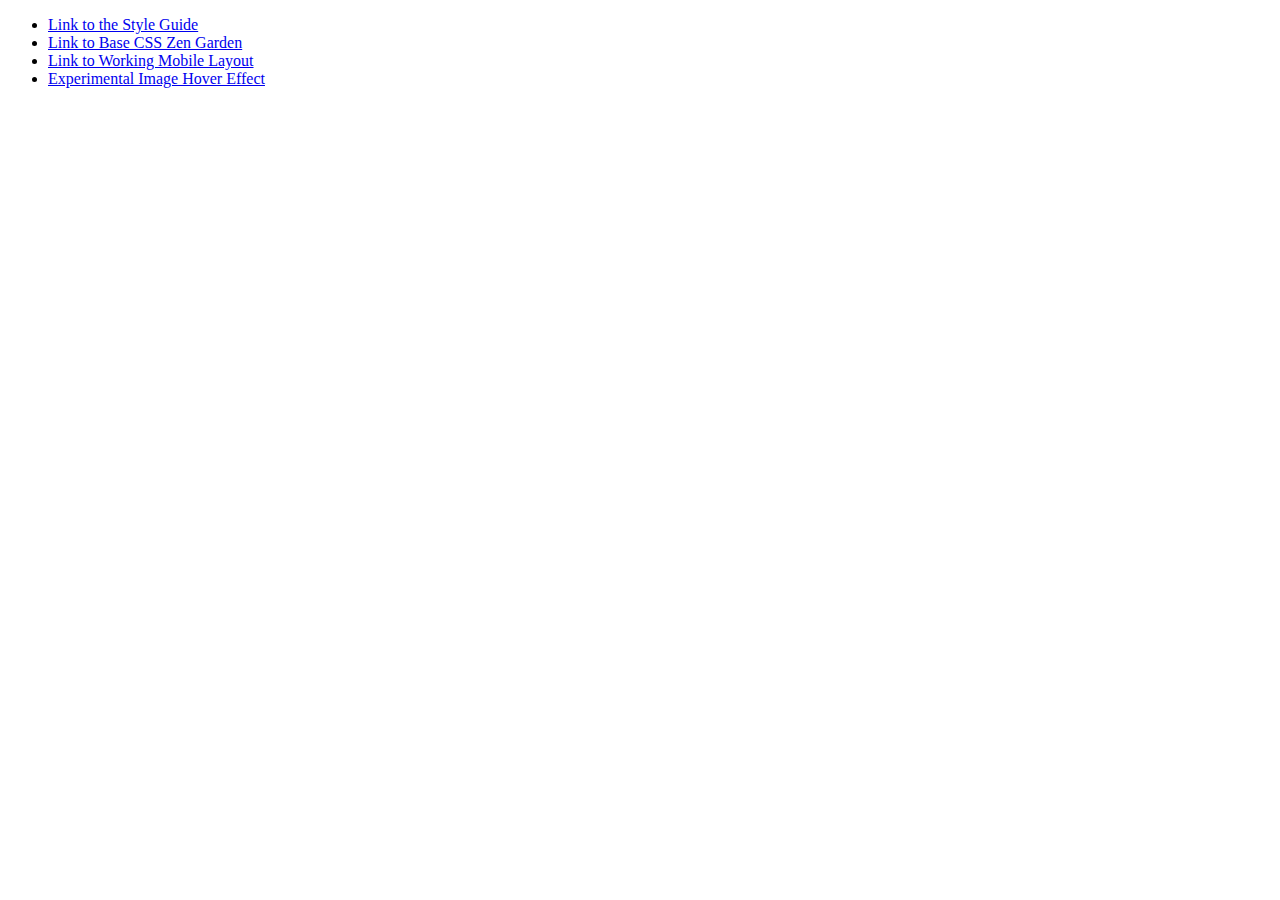
<file: index-old.html>
<!DOCTYPE HTML>
<html lang="en-us">
    <head>

        <meta charset="utf-8">
        <meta name="viewport" content="width=device-width, initial-scale=1">
        <title>CSS Zen Garden - WDD 331 - Group 11</title>
        <meta name="author" content="Frank Cosme, Gabriela Avila, Randeep Ranu">
        <meta name="description" content="This page is the project of Group 11 for WDD 331 class">
    </head>
    <body>
        <main>
            <ul>
                <li><a href="style-guide/index.html">Link to the Style Guide</a></li>
                <li><a href="zen-garden/index.html">Link to Base CSS Zen Garden</a></li>
                <li><a href="zen-garden/sample1/index.html">Link to Working Mobile Layout</a></li>
                <li><a href="zen-garden/experiment/image-hover/index.html">Experimental Image Hover Effect</a></li>
            </ul>
        </main>
    </body>
</html>
</file>
<file: style.css>
@charset "UTF-8";
/*
    The primary font variable is the font that adjusts the body text

    Change it to however you want it to be. Don't forget to import
    the url in this file as well
*/
@import url("https://fonts.googleapis.com/css?family=Bangers|Happy+Monkey");
/* -------------------------------- 

xTypography 

-------------------------------- */
h1,
h2 {
  font-family: "Bangers", cursive; }

h1 {
  font-size: 3.1rem;
  font-weight: 700;
  line-height: 1.2;
  letter-spacing: .15rem;
  margin: 0 0 0.4em;
  text-shadow: -2.5px -2.5px black, 2.5px 2.5px black,  3.5px 3.5px black;
  color: #FF3A20; }
  @media only screen and (min-width: 768px) {
    h1 {
      font-size: 3.2rem; } }
  @media only screen and (min-width: 1024px) {
    h1 {
      font-size: 4rem; } }

h2 {
  font-weight: bold;
  text-transform: uppercase;
  letter-spacing: .15rem;
  margin: 1em 0;
  text-shadow: -2px -2px black, 2px 2px black, 3px 3px black;
  color: #FEFEFE; }
  h2 abbr {
    text-shadow: -2px -2px black, 1px 1px yellow,  2px 2px orange;
    color: #FF3A20; }
  @media only screen and (min-width: 768px) {
    h2 {
      font-size: 2.5rem;
      margin: 1em 0 1.4em; } }

p {
  font-size: 1.4rem;
  line-height: 1.4;
  color: white; }
  p a {
    color: #FF3A20;
    text-decoration: underline;
    font-family: "Happy Monkey"; }
  @media only screen and (min-width: 768px) {
    p {
      font-size: 1.6rem;
      line-height: 1.6; } }

.design-selection nav li {
  position: relative;
  background: #121212 radial-gradient(#242323, transparent) 0 0/0.4em 0.4em space;
  color: #FBED18;
  padding: 1rem;
  width: 90%;
  list-style: none; }
  .design-selection nav li:hover {
    background-color: #121212; }

.design-selection nav li:nth-child(odd) {
  margin: 1rem 0;
  left: -3rem; }
  .design-selection nav li:nth-child(odd)::after {
    content: "";
    position: absolute;
    right: -1px;
    top: 0;
    border: 45px solid transparent;
    border-right: 45px solid #fff; }

.design-selection nav li:nth-child(even) {
  margin: 1rem 0;
  right: 0;
  text-align: right; }
  .design-selection nav li:nth-child(even)::after {
    content: "";
    position: absolute;
    left: -1px;
    top: 0;
    border: 45px solid transparent;
    border-left: 45px solid #fff; }
  .design-selection nav li:nth-child(even) a {
    text-align: right; }

nav a {
  font-family: "Bangers", cursive;
  font-size: 1.5rem;
  color: #FBED18;
  text-decoration: none;
  display: block;
  text-align: left; }
  nav a::first-letter {
    color: #FF3A20;
    font-size: 2rem; }
  nav a:nth-child(2) {
    display: inline; }

.design-archives ul {
  display: grid;
  grid-template-columns: 1fr 1fr;
  padding: 0;
  margin: 0;
  justify-content: center; }
  .design-archives ul li {
    list-style: none;
    padding: 1rem;
    background: #121212 radial-gradient(#242323, transparent) 0 0/0.4em 0.4em space; }
    .design-archives ul li:nth-child(1) {
      margin-right: 2rem; }
    .design-archives ul li:nth-child(2) {
      margin-left: 2rem; }
      .design-archives ul li:nth-child(2) a {
        text-align: right; }

@media only screen and (min-width: 480px) {
  .design-selection nav li {
    width: 95%; }

  .design-selection nav li:nth-child(odd)::after {
    border: 47px solid transparent;
    border-right: 47px solid #fff; }

  .design-selection nav li:nth-child(even)::after {
    border: 47px solid transparent;
    border-left: 47px solid #fff; } }
@media only screen and (min-width: XS) {
  .design-selection nav li {
    width: 95%; }

  .design-selection nav li:nth-child(odd)::after {
    border: 47px solid transparent;
    border-right: 47px solid #fff; }

  .design-selection nav li:nth-child(even)::after {
    border: 47px solid transparent;
    border-left: 47px solid #fff; } }
@media only screen and (min-width: 1024px) {
  .design-selection nav ul {
    display: grid;
    grid-template-columns: 1fr 1fr;
    margin: 0 auto; }
    .design-selection nav ul li {
      width: 80%;
      text-align: center; }
      .design-selection nav ul li a {
        text-align: center; }
      .design-selection nav ul li:nth-child(odd) {
        left: 50%;
        top: 50%;
        transform: translate(-50%, -50%); }
        .design-selection nav ul li:nth-child(odd)::before {
          content: "";
          position: absolute;
          left: -1px;
          top: 0;
          border: 47px solid transparent;
          border-left: 47px solid #fff; }
      .design-selection nav ul li:nth-child(even) {
        text-align: center;
        left: 50%;
        top: 50%;
        transform: translate(-50%, -50%); }
        .design-selection nav ul li:nth-child(even) a {
          text-align: center; }
        .design-selection nav ul li:nth-child(even)::before {
          content: "";
          position: absolute;
          right: -1px;
          top: 0;
          border: 47px solid transparent;
          border-right: 47px solid #fff; } }
/******************************************************************
	            	Styles for the flash animation
******************************************************************/
@media only screen and (min-width: 1024px) {
  .intro::before {
    content: url(images/flash.gif);
    position: relative;
    left: -600px;
    animation: run 3s ease-in 1s infinite; }

  @keyframes run {
    0% {
      left: -600px; }
    100% {
      left: 120%; } } }
/******************************************************************
	             	End Styles for animation
******************************************************************/
/******************************************************************
		Styles for changing background on hover on footer
******************************************************************/
footer a {
  position: relative; }
footer a::before {
  content: "";
  background-size: 50px 100px;
  width: 50px;
  height: 100px;
  position: absolute;
  top: -100px;
  left: 50%;
  -webkit-transform: translate(-50%);
  -moz-transform: translate(-50%);
  -ms-transform: translate(-50%);
  -o-transform: translate(-50%);
  transform: translate(-50%); }
footer a:hover::before {
  top: 120px;
  z-index: -1;
  -webkit-transition: all 1s;
  -moz-transition: all 1s;
  transition: all 1s; }
  @media only screen and (min-width: 670px) {
    footer a:hover::before {
      top: 60px; } }
footer a:nth-of-type(1)::before {
  background-image: url(images/batman.png); }
footer a:nth-of-type(2)::before {
  background-image: url(images/superman-best.png); }
footer a:nth-of-type(3)::before {
  background-image: url(images/spiderman-png.png); }
footer a:nth-of-type(4)::before {
  background-image: url(images/wonder-woman.png); }
footer a:nth-of-type(5)::before {
  background-image: url(images/green-lantern-png.png); }
@media only screen and (min-width: 700px) {
  footer a::after {
    position: absolute;
    width: 200%;
    top: 160px;
    left: 50%;
    -webkit-transform: translate(-50%);
    -moz-transform: translate(-50%);
    -ms-transform: translate(-50%);
    -o-transform: translate(-50%);
    transform: translate(-50%);
    color: #121212;
    opacity: 0; } }
  @media only screen and (min-width: 700px) and (min-width: 1024px) {
    footer a::after {
      width: 300%;
      top: 80px;
      left: 60px;
      -webkit-transform: unset;
      -moz-transform: unset;
      -ms-transform: unset;
      -o-transform: unset;
      transform: unset; } }
@media only screen and (min-width: 700px) {
  footer a:hover::after {
    opacity: 1;
    -webkit-transition: all 1s ease 0.3s;
    -moz-transition: all 1s ease 0.3s;
    transition: all 1s ease 0.3s; }
  footer a:nth-of-type(1)::after {
    content: "It's not who I am underneath, but what I do that defines me."; }
  footer a:nth-of-type(2)::after {
    content: "You’re going to change the world."; }
  footer a:nth-of-type(3)::after {
    content: "I shouldn't be here!"; }
  footer a:nth-of-type(4)::after {
    content: "I will fight for those who cannot fight for themselves."; }
  footer a:nth-of-type(5)::after {
    content: "No evil shall escape my sight."; } }

/******************************************************************
			Styles for changing background on hover
******************************************************************/
.view-css, .css-resources, .zen-faq, .zen-submit, .zen-translations {
  position: relative;
  background-attachment: scroll; }
  .view-css:hover, .css-resources:hover, .zen-faq:hover, .zen-submit:hover, .zen-translations:hover {
    z-index: 1; }
  .view-css a, .css-resources a, .zen-faq a, .zen-submit a, .zen-translations a {
    font-size: .95rem;
    position: absolute;
    background-color: #121212;
    padding: .5rem;
    top: 50%;
    left: 50%;
    -webkit-transform: translate(-50%, -50%);
    -moz-transform: translate(-50%, -50%);
    -ms-transform: translate(-50%, -50%);
    -o-transform: translate(-50%, -50%);
    transform: translate(-50%, -50%); }
  @media only screen and (min-width: 768px) {
    .view-css a, .css-resources a, .zen-faq a, .zen-submit a, .zen-translations a {
      font-size: 1.2rem;
      padding: 1rem; } }

@media only screen and (min-width: 768px) {
  .css-resources a {
    left: unset;
    right: 0;
    top: 5%;
    -webkit-transform: translate(0, 0);
    -moz-transform: translate(0, 0);
    -ms-transform: translate(0, 0);
    -o-transform: translate(0, 0);
    transform: translate(0, 0); }
  .css-resources:hover a {
    top: 50%;
    left: 50%;
    right: unset;
    -webkit-transform: translate(-50%, -50%);
    -moz-transform: translate(-50%, -50%);
    -ms-transform: translate(-50%, -50%);
    -o-transform: translate(-50%, -50%);
    transform: translate(-50%, -50%); }

  .zen-submit a {
    left: 0;
    top: 5%;
    -webkit-transform: translate(0, 0);
    -moz-transform: translate(0, 0);
    -ms-transform: translate(0, 0);
    -o-transform: translate(0, 0);
    transform: translate(0, 0); }
  .zen-submit:hover a {
    top: 50%;
    left: 50%;
    -webkit-transform: translate(-50%, -50%);
    -moz-transform: translate(-50%, -50%);
    -ms-transform: translate(-50%, -50%);
    -o-transform: translate(-50%, -50%);
    transform: translate(-50%, -50%); } }
.view-css:hover::after, .css-resources:hover::after, .zen-faq:hover::after, .zen-submit:hover::after, .zen-translations:hover::after {
  content: "";
  position: absolute;
  top: 50%;
  left: 50%;
  -webkit-transform: translate(-50%, -50%);
  -moz-transform: translate(-50%, -50%);
  -ms-transform: translate(-50%, -50%);
  -o-transform: translate(-50%, -50%);
  transform: translate(-50%, -50%);
  background-color: #121212;
  width: 100%;
  height: 100%;
  z-index: -1; }
.view-css:hover a, .css-resources:hover a, .zen-faq:hover a, .zen-submit:hover a, .zen-translations:hover a {
  color: #FBED18; }

.view-css {
  height: 100px; }

/******************************************************************
	 Change the image background here so they can be different
******************************************************************/
.view-css {
  background-image: url(images/comic.jpg);
  background-size: cover; }

.css-resources {
  background-image: url(images/thor-4.png);
  background-size: cover; }

.zen-faq {
  background-image: url(images/iron-man.png);
  background-size: cover; }

.zen-submit {
  background-image: url(images/spiderman-small.png);
  background-size: cover; }

.zen-translations {
  background-image: url(images/marvel-2.jpg);
  background-size: cover; }

@media only screen and (min-width: 768px) {
  .css-resources {
    background-image: url(images/thor-3.png);
    background-size: cover; }

  .zen-submit {
    background-image: url(images/spidermanbio_portada.jpg);
    background-size: 100% 100%; } }
/******************************************************************
		    End Styles for changing background on hover
******************************************************************/
/* css Zen Garden default style v1.02 */
/* css released under Creative Commons License - http://creativecommons.org/licenses/by-nc-sa/1.0/  */
/* This file based on 'Tranquille' by Dave Shea */
/* You may use this file as a foundation for any new work, but you may find it easier to start from scratch. */
/* Not all elements are defined in this file, so you'll most likely want to refer to the xhtml as well. */
/* Your images should be linked as if the CSS file sits in the same folder as the images. ie. no paths. */
body {
  background-color: #FEFEFE;
  font-size: 1.1rem; }

header {
  text-align: center;
  padding: 2rem;
  background: #FBED18 radial-gradient(orange, transparent) 0 0/0.3em 0.3em space; }

header h1 {
  margin-bottom: 0; }

header h2 {
  margin: 0;
  font-size: 2.5rem; }

p {
  font-family: "Happy Monkey"; }

nav li {
  font-family: "Happy Monkey";
  font-weight: bolder; }

.summary a, .participation a, .requirements a {
  font-family: "Bangers", cursive;
  text-shadow: -1px -1px #FF3A20 1px 1px #121212, 2px 2px #FF3A20;
  color: #FBED18;
  font-size: x-large;
  cursor: pointer; }

.summary a {
  color: #FF3A20; }

.summary, .explanation p, .benefits p {
  margin: 1rem;
  padding: 3rem 2rem;
  background-color: #121212;
  clip-path: polygon(0 5%, 0 100%, 100% 95%, 100% 0);
  background: #121212 radial-gradient(#242323, transparent) 0 0/0.4em 0.4em space; }

.preamble p:nth-of-type(1), .participation p:nth-of-type(1) {
  margin: 1rem;
  padding: 2.5rem 2rem 3rem;
  background-color: #121212;
  clip-path: polygon(50% 96%, 100% 100%, 100% 0, 0 0, 0 100%);
  background: #121212 radial-gradient(#242323, transparent) 0 0/0.4em 0.4em space; }

.preamble p:nth-of-type(2), .participation p:nth-of-type(2) {
  margin: 1rem;
  padding: 2.5rem 2rem 2.5rem;
  background-color: #121212;
  clip-path: polygon(50% 0%, 100% 5%, 100% 95%, 50% 100%, 0% 95%, 0% 5%);
  background: #121212 radial-gradient(#242323, transparent) 0 0/0.4em 0.4em space; }

.preamble p:nth-of-type(3), .participation p:nth-of-type(3) {
  margin: 1rem;
  padding: 3.5rem 2rem 2rem;
  background-color: #121212;
  clip-path: polygon(0 0, 50% 4%, 100% 0, 100% 100%, 0 100%);
  background: #121212 radial-gradient(#242323, transparent) 0 0/0.4em 0.4em space; }

.explanation p:nth-of-type(1) {
  margin: 1rem;
  padding: 2.5rem 2rem 2.5rem;
  background-color: #121212;
  clip-path: polygon(0% 0%, 100% 5%, 100% 95%, 0% 100%, 0% 100%);
  background: #121212 radial-gradient(#242323, transparent) 0 0/0.4em 0.4em space; }

.explanation p:nth-of-type(2) {
  margin: 1rem;
  padding: 2.5rem 2rem 2.5rem;
  background-color: #121212;
  clip-path: polygon(100% 0%, 0% 5%, 0% 95%, 100% 100%, 100% 100%);
  background: #121212 radial-gradient(#242323, transparent) 0 0/0.4em 0.4em space; }

.requirements p:nth-of-type(1) {
  margin: 1rem;
  padding: 2.5rem 2rem 2.5rem;
  background-color: #121212;
  clip-path: polygon(0% 0%, 100% 5%, 100% 95%, 0% 100%, 0% 100%);
  background: #121212 radial-gradient(#242323, transparent) 0 0/0.4em 0.4em space; }

.requirements p:nth-of-type(2) {
  margin: 1rem;
  padding: 2.5rem 2rem 2.5rem;
  background-color: #121212;
  clip-path: polygon(100% 0%, 0% 3.5%, 0% 96.5%, 100% 100%, 100% 100%);
  background: #121212 radial-gradient(#242323, transparent) 0 0/0.4em 0.4em space; }

.requirements p:nth-of-type(3) {
  margin: 1rem;
  padding: 2.5rem 2rem 2.5rem;
  background-color: #121212;
  clip-path: polygon(0% 0%, 100% 6.5%, 100% 93.5%, 0% 100%, 0% 100%);
  background: #121212 radial-gradient(#242323, transparent) 0 0/0.4em 0.4em space; }

.requirements p:nth-of-type(4) {
  margin: 1rem;
  padding: 2.5rem 2rem 2.5rem;
  background-color: #121212;
  clip-path: polygon(100% 0%, 0% 5%, 0% 100%, 50% 95%, 100% 100%);
  background: #121212 radial-gradient(#242323, transparent) 0 0/0.4em 0.4em space; }

.requirements p:nth-of-type(5) {
  margin: 1rem;
  padding: 3rem 2rem;
  background-color: #121212;
  clip-path: polygon(0 10%, 50% 0%, 100% 10%, 100% 100%, 0% 100%, 0% 100%);
  background: #121212 radial-gradient(#242323, transparent) 0 0/0.4em 0.4em space; }

.preamble h3, .explanation h3, .participation h3, .benefits h3, .requirements h3, .select, .archives, .resources {
  position: relative;
  background-color: #FEFEFE;
  margin: 2rem 1rem;
  padding: 1rem;
  text-align: center;
  font-family: "Bangers", cursive;
  font-size: 1rem;
  color: black;
  letter-spacing: 1.5px;
  border: solid 2px #121212;
  border-radius: 20px; }
  .preamble h3::first-letter, .explanation h3::first-letter, .participation h3::first-letter, .benefits h3::first-letter, .requirements h3::first-letter, .select::first-letter, .archives::first-letter, .resources::first-letter {
    color: #FF3A20;
    font-size: 1.5rem;
    text-shadow: -2px -2px black, 2px 2px black, 3px 3px black; }
  .preamble h3::before, .explanation h3::before, .participation h3::before, .benefits h3::before, .requirements h3::before, .select::before, .archives::before, .resources::before {
    content: "";
    position: absolute;
    top: 100%;
    left: 24px;
    height: 0;
    width: 0;
    border: solid 12px transparent;
    border-left: solid 12px #121212;
    border-top: solid 12px #121212;
    bottom: -24px;
    transform: skew(-15deg); }
  .preamble h3::after, .explanation h3::after, .participation h3::after, .benefits h3::after, .requirements h3::after, .select::after, .archives::after, .resources::after {
    content: "";
    position: absolute;
    bottom: -19px;
    height: 0;
    width: 0;
    top: 100%;
    left: 27px;
    border: solid 10px transparent;
    border-left: solid 12px #FEFEFE;
    border-top: solid 10px #FEFEFE;
    transform: skew(-15deg); }

footer {
  display: flex;
  flex-flow: row wrap;
  justify-content: center;
  margin: 10rem 0 10rem 0; }
  footer a {
    width: 80px;
    padding: 1rem .5rem;
    background: #121212 radial-gradient(#242323, transparent) 0 0/0.4em 0.4em space;
    text-decoration: none;
    text-align: center;
    color: #FEFEFE; }

.zen-resources ul {
  display: grid;
  grid-template-columns: 1fr 1fr 1fr;
  grid-template-rows: 1fr 1fr 1fr;
  text-align: center;
  padding: 0;
  margin: 0; }
  .zen-resources ul :hover {
    color: #FBED18; }
  .zen-resources ul li {
    list-style: none;
    padding: 1.5rem .75rem;
    border: 1px solid #FEFEFE; }
    .zen-resources ul li a {
      color: #FEFEFE;
      text-decoration: none;
      font-family: "Happy Monkey"; }
    .zen-resources ul li:first-child {
      grid-column: 1/3; }
    .zen-resources ul li:nth-child(2) {
      grid-column: 3/4;
      grid-row: 1/3; }
    .zen-resources ul li:nth-child(4) {
      grid-row: 2/ 4; }
    .zen-resources ul li:nth-child(5) {
      grid-column: 2/4; }

@media only screen and (min-width: 480px) {
  .preamble h3, .explanation h3, .participation h3, .benefits h3, .requirements h3, .select, .archives, .resources {
    margin: 3rem;
    padding: 1rem;
    font-size: 1.3rem; }
    .preamble h3::first-letter, .explanation h3::first-letter, .participation h3::first-letter, .benefits h3::first-letter, .requirements h3::first-letter, .select::first-letter, .archives::first-letter, .resources::first-letter {
      font-size: 2.5rem;
      text-shadow: -2px -2px black, 2px 2px black, 3px 3px black;
      padding: 1.5px; }
    .preamble h3::before, .explanation h3::before, .participation h3::before, .benefits h3::before, .requirements h3::before, .select::before, .archives::before, .resources::before {
      content: "";
      position: absolute;
      top: 100%;
      left: 24px;
      height: 0;
      width: 0;
      border: solid 12px transparent;
      border-left: solid 12px #121212;
      border-top: solid 12px #121212;
      bottom: -24px;
      transform: skew(-15deg); }
    .preamble h3::after, .explanation h3::after, .participation h3::after, .benefits h3::after, .requirements h3::after, .select::after, .archives::after, .resources::after {
      content: "";
      position: absolute;
      bottom: -19px;
      height: 0;
      width: 0;
      top: 100%;
      left: 27px;
      border: solid 10px transparent;
      border-left: solid 12px #FEFEFE;
      border-top: solid 10px #FEFEFE;
      transform: skew(-15deg); }

  .participation {
    display: grid;
    grid-template-columns: 1fr 1fr; }

  .participation h3, .participation p:nth-of-type(1), .requirements h3 {
    grid-column: 1/3; }

  .participation p:nth-of-type(2) {
    padding: 3rem 2rem;
    clip-path: polygon(0 5%, 0 100%, 100% 95%, 100% 0); }

  .participation p:nth-of-type(3) {
    padding: 3rem 2rem;
    clip-path: polygon(100% 100%, 0 95%, 0 0, 100% 5%); }

  .benefits p {
    padding: 4rem 2rem 2rem;
    clip-path: polygon(50% 0, 100% 15%, 100% 100%, 0 100%, 0 15%); }

  .requirements {
    display: grid;
    grid-template-columns: 1fr 1fr; }

  .requirements p:nth-of-type(1), .requirements p:nth-of-type(2), .requirements p:nth-of-type(5) {
    grid-column: 1/3; }

  .requirements p:nth-of-type(3) {
    padding: 3rem 2rem;
    clip-path: polygon(0 3.5%, 0 96.5%, 100% 100%, 100% 0); }

  .requirements p:nth-of-type(4) {
    padding: 3rem 2rem;
    clip-path: polygon(100% 96.5%, 0 100%, 0 0, 100% 3.5%); }

  .requirements p:nth-of-type(5) {
    padding: 3rem 2rem;
    clip-path: polygon(50% 15%, 100% 0, 100% 100%, 0 100%, 0 0); }

  footer {
    margin: 10rem 1.5rem 10rem 1.5rem; } }
  @media only screen and (min-width: 480px) and (min-width: 700px) {
    footer {
      margin-bottom: 12rem; } }
  @media only screen and (min-width: 480px) and (min-width: 1024px) {
    footer {
      margin-bottom: unset; } }
@media only screen and (min-width: 480px) {
    footer a {
      padding: 1rem;
      font-family: "Happy Monkey"; }

  .zen-resources li {
    padding: 2rem; } }
@media only screen and (min-width: XS) {
  .preamble h3, .explanation h3, .participation h3, .benefits h3, .requirements h3, .select, .archives, .resources {
    margin: 3rem;
    padding: 1rem;
    font-size: 1.3rem; }
    .preamble h3::first-letter, .explanation h3::first-letter, .participation h3::first-letter, .benefits h3::first-letter, .requirements h3::first-letter, .select::first-letter, .archives::first-letter, .resources::first-letter {
      font-size: 2.5rem;
      text-shadow: -2px -2px black, 2px 2px black, 3px 3px black;
      padding: 1.5px; }
    .preamble h3::before, .explanation h3::before, .participation h3::before, .benefits h3::before, .requirements h3::before, .select::before, .archives::before, .resources::before {
      content: "";
      position: absolute;
      top: 100%;
      left: 24px;
      height: 0;
      width: 0;
      border: solid 12px transparent;
      border-left: solid 12px #121212;
      border-top: solid 12px #121212;
      bottom: -24px;
      transform: skew(-15deg); }
    .preamble h3::after, .explanation h3::after, .participation h3::after, .benefits h3::after, .requirements h3::after, .select::after, .archives::after, .resources::after {
      content: "";
      position: absolute;
      bottom: -19px;
      height: 0;
      width: 0;
      top: 100%;
      left: 27px;
      border: solid 10px transparent;
      border-left: solid 12px #FEFEFE;
      border-top: solid 10px #FEFEFE;
      transform: skew(-15deg); }

  .participation {
    display: grid;
    grid-template-columns: 1fr 1fr; }

  .participation h3, .participation p:nth-of-type(1), .requirements h3 {
    grid-column: 1/3; }

  .participation p:nth-of-type(2) {
    padding: 3rem 2rem;
    clip-path: polygon(0 5%, 0 100%, 100% 95%, 100% 0); }

  .participation p:nth-of-type(3) {
    padding: 3rem 2rem;
    clip-path: polygon(100% 100%, 0 95%, 0 0, 100% 5%); }

  .benefits p {
    padding: 4rem 2rem 2rem;
    clip-path: polygon(50% 0, 100% 15%, 100% 100%, 0 100%, 0 15%); }

  .requirements {
    display: grid;
    grid-template-columns: 1fr 1fr; }

  .requirements p:nth-of-type(1), .requirements p:nth-of-type(2), .requirements p:nth-of-type(5) {
    grid-column: 1/3; }

  .requirements p:nth-of-type(3) {
    padding: 3rem 2rem;
    clip-path: polygon(0 3.5%, 0 96.5%, 100% 100%, 100% 0); }

  .requirements p:nth-of-type(4) {
    padding: 3rem 2rem;
    clip-path: polygon(100% 96.5%, 0 100%, 0 0, 100% 3.5%); }

  .requirements p:nth-of-type(5) {
    padding: 3rem 2rem;
    clip-path: polygon(50% 15%, 100% 0, 100% 100%, 0 100%, 0 0); }

  footer {
    margin: 10rem 1.5rem 10rem 1.5rem; } }
  @media only screen and (min-width: XS) and (min-width: 700px) {
    footer {
      margin-bottom: 12rem; } }
  @media only screen and (min-width: XS) and (min-width: 1024px) {
    footer {
      margin-bottom: unset; } }
@media only screen and (min-width: XS) {
    footer a {
      padding: 1rem;
      font-family: "Happy Monkey"; }

  .zen-resources li {
    padding: 2rem; } }
@media only screen and (min-width: 1024px) {
  header, footer, .summary, p, .explanation p, .benefits p, .preamble p:nth-of-type(1), .participation p:nth-of-type(1), .preamble p:nth-of-type(2), .participation p:nth-of-type(2), .preamble p:nth-of-type(3), .participation p:nth-of-type(3), .explanation p:nth-of-type(1), .explanation p:nth-of-type(2), .requirements p:nth-of-type(1), .requirements p:nth-of-type(2), .requirements p:nth-of-type(3), .requirements p:nth-of-type(4), .requirements p:nth-of-type(5), .participation, .requirements {
    all: unset; }

  .preamble h3, .explanation h3, .participation h3, .benefits h3, .requirements h3 {
    font-size: 1.1rem; }
    .preamble h3::before, .explanation h3::before, .participation h3::before, .benefits h3::before, .requirements h3::before {
      content: "";
      position: absolute;
      top: 100%;
      left: 24px;
      height: 0;
      width: 0;
      border: solid 12px transparent;
      border-left: solid 12px black;
      border-top: solid 12px white;
      bottom: -24px;
      transform: skew(-15deg); }
    .preamble h3::after, .explanation h3::after, .participation h3::after, .benefits h3::after, .requirements h3::after {
      content: "";
      position: absolute;
      bottom: -19px;
      height: 0;
      width: 0;
      top: 100%;
      left: 27px;
      border: solid 10px transparent;
      border-left: solid 12px #FEFEFE;
      border-top: solid 10px #FEFEFE;
      transform: skew(-15deg); }

  .preamble h3 {
    background-color: #FEFEFE; }
    .preamble h3::first-letter {
      color: #FBED18;
      text-shadow: -2px -2px black, 2px 2px black, 3px 3px black; }
    .preamble h3::before {
      content: "";
      position: absolute;
      top: 100%;
      left: 24px;
      height: 0;
      width: 0;
      border: solid 12px transparent;
      border-left: solid 12px #000;
      border-top: solid 12px #000;
      bottom: -24px;
      transform: skew(-15deg); }
    .preamble h3::after {
      content: "";
      position: absolute;
      bottom: -19px;
      height: 0;
      width: 0;
      top: 100%;
      left: 27px;
      border: solid 10px transparent;
      border-left: solid 12px #FEFEFE;
      border-top: solid 10px #FEFEFE;
      transform: skew(-15deg); }

  /** grid **/
  /** container **/
  .supporting {
    display: grid;
    grid-template-columns: repeat(2, 1fr);
    grid-auto-rows: .5fr;
    grid-gap: 15px;
    color: white; }

  /** sections **/
  .intro {
    height: fit-content;
    padding: 6%;
    grid-column: 1 / span 2;
    grid-row: 1;
    -webkit-clip-path: polygon(0 0, 100% 0, 100% calc(100% - 75px), 0 100%);
    clip-path: polygon(0 0, 100% 0, 100% calc(100% - 75px), 0 100%);
    background: #FBED18 radial-gradient(orange, transparent) 0 0/0.3em 0.3em space;
    font-family: "Happy Monkey"; }

  header {
    text-align: center; }

  header h2 {
    margin-bottom: 3rem;
    color: #FEFEFE; }

  .explanation {
    grid-column: 1 / span 1;
    grid-row: 1 / 2;
    -webkit-clip-path: polygon(0 14%, 0 86%, 90% 81%, 100% 6%);
    clip-path: polygon(0 14%, 0 86%, 90% 81%, 100% 6%);
    margin-top: -50px;
    margin-bottom: -20px;
    background: #121212 radial-gradient(#242323, transparent) 0 0/0.4em 0.4em space;
    padding: 15%;
    grid-auto-flow: row;
    font-family: "Happy Monkey"; }

  .participation {
    grid-column: 2 / span 1;
    grid-row: 1 / 2;
    -webkit-clip-path: polygon(13% 6%, 4% 84%, 100% 100%, 100% 0%);
    clip-path: polygon(13% 6%, 4% 84%, 100% 100%, 100% 0%);
    margin-top: -50px;
    margin-bottom: 2px;
    margin-left: -5%;
    background: #121212 radial-gradient(#242323, transparent) 0 0/0.3em 0.3em space;
    padding: 15%;
    grid-auto-flow: row;
    font-family: "Happy Monkey"; }

  .requirements {
    grid-column: 1 / span 2;
    grid-row: 2;
    -webkit-clip-path: polygon(45% 0, 100% 15%, 100% 100%, 0 100%, 0 5%);
    clip-path: polygon(45% 0, 100% 15%, 100% 100%, 0 100%, 0 5%);
    background: #242323 radial-gradient(#121212, transparent) 0 0/0.3em 0.3em space;
    overflow: auto;
    height: fit-content;
    padding: 5%;
    margin-top: -70px;
    font-family: "Happy Monkey"; }

  .benefits {
    grid-column: 1 / span 2;
    grid-row: 3;
    -webkit-clip-path: polygon(45% 0, 100% 30%, 100% 100%, 0 100%, 0 30%);
    clip-path: polygon(0 0, 100% 0, 100% 100%, 0 70%, 0 25%);
    margin-top: -100px;
    background: #242323 radial-gradient(#121212, transparent) 0 0/0.3em 0.3em space;
    overflow: auto;
    height: fit-content;
    padding: 10% 15% 15% 15%;
    font-family: "Happy Monkey"; }

  footer {
    grid-column: 1 / span 2;
    text-align: center;
    align-self: center;
    font-family: "Happy Monkey"; } }
/* test

.preamble h3 {
	background-color:#fff;
	border:solid 2px #000;
	border-radius: 20px;
	display:inline-block;
	margin:.5em;
	padding:.5em 1em;
	position:relative;

	
  }
  
  .preamble h3:before {
	border:solid 12px transparent;
	border-left:solid 12px #000;
	border-top:solid 12px #000;
	bottom:-24px;
	content:"";
	height:0;
	top: 100%;
	left:24px;
	position:absolute;
	transform:skew(-15deg);
	width:0;
	
  }
  
  .preamble h3:after {
	border:solid 10px transparent;
	border-left:solid 10px #fff;
	border-top:solid 10px #fff;
	bottom:-19px;
	content:"";
	height: 0;
	top: 100%;
	left:27px;
	position:absolute;
	transform:skew(-15deg);
	width:0;
  }

  .explanation h3 {
	background-color:#fff;
	border:solid 2px #000;
	border-radius: 20px;
	display:inline-block;
	margin:.5em;
	padding:.5em 1em;
	position:relative;
  }
  
  .explanation h3:before {
	border:solid 12px transparent;
	border-left:solid 12px #000;
	border-top:solid 12px #000;
	bottom:-24px;
	content:"";
	height:0;
	top: 100%;
	left:24px;
	position:absolute;
	transform:skew(-15deg);
	width:0;
  }
  
  .explanation h3:after {
	border:solid 10px transparent;
	border-left:solid 10px #fff;
	border-top:solid 10px #fff;
	bottom:-19px;
	content:"";
	height: 0;
	top: 100%;
	left:27px;
	position:absolute;
	transform:skew(-15deg);
	width:0;
  } */
</file>
<file: style-guide/css/style-guide.css>
/* http://meyerweb.com/eric/tools/css/reset/ 
   v2.0 | 20110126
   License: none (public domain)
*/
@import url("https://fonts.googleapis.com/css2?family=Bangers&display=swap");
html, body, div, span, applet, object, iframe,
h1, h2, h3, h4, h5, h6, p, blockquote, pre,
a, abbr, acronym, address, big, cite, code,
del, dfn, em, img, ins, kbd, q, s, samp,
small, strike, strong, sub, sup, tt, var,
b, u, i, center,
dl, dt, dd, ol, ul, li,
fieldset, form, label, legend,
table, caption, tbody, tfoot, thead, tr, th, td,
article, aside, canvas, details, embed,
figure, figcaption, footer, header, hgroup,
menu, nav, output, ruby, section, summary,
time, mark, audio, video {
  margin: 0;
  padding: 0;
  border: 0;
  font-size: 100%;
  font: inherit;
  vertical-align: baseline; }

/* HTML5 display-role reset for older browsers */
article, aside, details, figcaption, figure,
footer, header, hgroup, menu, nav, section, main {
  display: block; }

body {
  line-height: 1; }

ol, ul {
  list-style: none; }

blockquote, q {
  quotes: none; }

blockquote:before, blockquote:after,
q:before, q:after {
  content: '';
  content: none; }

table {
  border-collapse: collapse;
  border-spacing: 0; }

/*
    The primary font variable is the font that adjusts the body text

    Change it to however you want it to be. Don't forget to import
    the url in this file as well
*/
/* -------------------------------- 

xTypography 

-------------------------------- */
h1,
h2 {
  font-family: "Bangers", cursive;
  color: #0F4770; }

h1 {
  font-size: 3.1rem;
  font-weight: 300;
  line-height: 1.2;
  letter-spacing: .15rem;
  margin: 0 0 0.4em; }
  @media only screen and (min-width: 768px) {
    h1 {
      font-size: 3.2rem; } }
  @media only screen and (min-width: 1024px) {
    h1 {
      font-size: 4rem; } }

h2 {
  font-weight: bold;
  text-transform: uppercase;
  letter-spacing: .15rem;
  margin: 1em 0; }
  @media only screen and (min-width: 768px) {
    h2 {
      font-size: 2.5rem;
      margin: 1em 0 1.4em; } }

section > h2::before {
  /* number before each section title */
  color: #c3b703; }

p {
  font-size: 1.4rem;
  line-height: 1.4;
  color: #1e8ee0; }
  p a {
    color: #FF3A20;
    text-decoration: underline; }
  @media only screen and (min-width: 768px) {
    p {
      font-size: 1.6rem;
      line-height: 1.6; } }

/* .cd-primary-nav {
    margin: 1.5rem 0;
}

.cd-primary-nav ul{
    display: grid;
    grid-template-columns: 1fr;;
    text-align: center;
}

.cd-primary-nav li {
    background-color: $color-4;
    border: 3px solid black;
    border-bottom: none;
    padding: 1rem;

    &:last-child {
        border-bottom: 3px solid black;
    }

    &:hover {
        background-color: $color-5;
    }
}

.cd-primary-nav a {
    font-family: $secondary-font;
    font-size: 3rem;
    color: black;
    text-decoration: none;
    display: block;
    
    &::first-letter {
        color: $color-1;
        font-size: 4rem;
    }
}

@include MQ(S){

    .cd-primary-nav ul{
        grid-template-columns: 1fr 1fr 1fr 1fr 1fr;
    }
    
    .cd-primary-nav li {
        border-bottom: 3px solid black;
        border-right: none;

        &:last-child {
            border-right: 3px solid black;
        }
        
    }
} */
.cd-primary-nav li {
  position: relative;
  background-color: #FBED18;
  padding: 1rem;
  width: 95%; }
  .cd-primary-nav li:hover {
    background-color: rgba(251, 237, 24, 0.5); }

.cd-primary-nav li:nth-child(odd) {
  margin: 1rem 5rem 1rem 0;
  left: 0; }
  .cd-primary-nav li:nth-child(odd)::after {
    content: "";
    position: absolute;
    right: 0;
    top: 0;
    border-top: 30px solid transparent;
    border-left: 30px solid transparent;
    border-bottom: 30px solid transparent;
    border-right: 30px solid #fff; }

.cd-primary-nav li:nth-child(even) {
  margin: 1rem 0 1rem 5rem;
  right: 2.5rem; }
  .cd-primary-nav li:nth-child(even)::after {
    content: "";
    position: absolute;
    left: 0;
    top: 0;
    border-top: 30px solid transparent;
    border-left: 30px solid #fff;
    border-bottom: 30px solid transparent;
    border-right: 30px solid transparent; }
  .cd-primary-nav li:nth-child(even) a {
    text-align: left;
    margin-left: 5rem; }

.cd-primary-nav a {
  font-family: "Bangers", cursive;
  font-size: 3rem;
  color: black;
  text-decoration: none;
  display: block;
  text-align: right;
  margin-right: 5rem; }
  .cd-primary-nav a::first-letter {
    color: #FF3A20;
    font-size: 4rem; }

@media only screen and (min-width: 768px) {
  .cd-primary-nav li {
    width: 50%; }
    .cd-primary-nav li a {
      text-align: center;
      margin: auto; }

  .cd-primary-nav li:nth-child(odd) {
    margin: 1rem 0;
    left: 0; }
    .cd-primary-nav li:nth-child(odd)::before {
      content: "";
      position: absolute;
      left: 0;
      top: 0;
      border-top: 30px solid transparent;
      border-left: 30px solid #fff;
      border-bottom: 30px solid transparent;
      border-right: 30px solid transparent; }

  .cd-primary-nav li:nth-child(even) {
    margin: 1rem 0;
    right: 0; }
    .cd-primary-nav li:nth-child(even)::before {
      content: "";
      position: absolute;
      right: 0;
      top: 0;
      border-top: 30px solid transparent;
      border-left: 30px solid transparent;
      border-bottom: 30px solid transparent;
      border-right: 30px solid #fff; }
    .cd-primary-nav li:nth-child(even) a {
      text-align: center;
      margin-left: 0; } }
/* -------------------------------- 

xNavigation 

-------------------------------- */
header {
  background-color: #0F4770; }

.cd-logo {
  /* logo box style */
  background-color: #FF3A20;
  width: 120px; }
  @media only screen and (min-width: 1024px) {
    .cd-logo {
      width: 180px; } }

.cd-main-nav {
  /* main navigation background color - full screen on small devices */
  background: #0F4770; }
  .cd-main-nav li a {
    color: #FEFEFE;
    border-color: #125586; }
  @media only screen and (min-width: 1024px) {
    .cd-main-nav li a {
      color: #61b0ea; }
      .cd-main-nav li a.selected {
        color: #FEFEFE;
        box-shadow: 0 2px 0 #FF3A20; }
      .cd-main-nav li a:hover {
        color: #FEFEFE; } }

.cd-nav-trigger span {
  /* hamburger menu */
  background-color: #FEFEFE; }
  .cd-nav-trigger span::before, .cd-nav-trigger span::after {
    /* upper and lower lines */
    background-color: #FEFEFE; }

.nav-is-visible .cd-nav-trigger span {
  /* hide line in the center on mobile when nav is visible */
  background-color: rgba(254, 254, 254, 0); }
  .nav-is-visible .cd-nav-trigger span::before, .nav-is-visible .cd-nav-trigger span::after {
    /* preserve visibility of upper and lower lines - close icon */
    background-color: #fefefe; }

.cd-download {
  /* download button top-right visible on big devices */
  background-color: #15649d; }
  .no-touch .cd-download:hover {
    background-color: #1872b3; }
  .cd-download span {
    /* tooltip */
    background: #FF3A20;
    color: #FEFEFE; }
    .cd-download span::before {
      /* right arrow color */
      border-color: #FF3A20; }

/* -------------------------------- 

xBackground 

-------------------------------- */
body {
  /* this is the page background */
  background-color: #FEFEFE; }

/* -------------------------------- 

xPatterns

-------------------------------- */
.cd-box {
  /* this is the container of various design elements - i.e. the 2 logo of the branding section */
  border: 1px solid #FBED18;
  border-radius: 3px;
  background: #FEFEFE;
  box-shadow: 0 1px 1px rgba(0, 0, 0, 0.05);
  padding: 6px; }

/* -------------------------------- 

xPage title 

-------------------------------- */
main > h1 {
  color: #0F4770; }
  @media only screen and (min-width: 1600px) {
    main > h1 {
      /* title goes into the header on big devices */
      color: #FEFEFE; } }

/* -------------------------------- 

xButtons 

-------------------------------- */
.btn {
  border: none;
  box-shadow: none;
  border-radius: 0.25em;
  font-size: 1.4rem;
  font-family: "Bangers", cursive;
  color: #FEFEFE;
  padding: 0.6em 2.2em;
  cursor: pointer;
  background: #FF3A20; }
  .btn:focus {
    outline: none; }
  .no-touch .btn:hover {
    background: #ff513a; }
  .btn.btn-success {
    background: #6fce72; }
    .no-touch .btn.btn-success:hover {
      background: #82d485; }
  .btn.btn-alert {
    background: #F1FEC6; }
    .no-touch .btn.btn-alert:hover {
      background: #f7fedf; }
  .btn.btn-outline {
    color: #FF3A20;
    background: transparent;
    box-shadow: inset 0 0 0 1px #FF3A20; }
    .no-touch .btn.btn-outline:hover {
      color: #FEFEFE;
      background: #FF3A20; }
  @media only screen and (min-width: 768px) {
    .btn {
      font-size: 1.6rem; } }

.cd-buttons .cd-box:nth-of-type(2) span {
  /* CSS class name color */
  color: #FF3A20; }

/* -------------------------------- 

xIcons 

-------------------------------- */
.cd-icons li {
  /* icons size */
  width: 32px;
  height: 32px; }

/* -------------------------------- 

xForm 

-------------------------------- */
input[type='text'],
select {
  border: 1px solid #FBED18;
  border-radius: 0.25em;
  background: #FEFEFE; }
  input[type='text']:focus,
  select:focus {
    outline: none; }

input[type='text'] {
  padding: 0.6em 1em;
  box-shadow: inset 1px 1px rgba(0, 0, 0, 0.03); }
  input[type='text'].success {
    border-color: #6fce72;
    box-shadow: 0 0 6px rgba(111, 206, 114, 0.2); }
  input[type='text'].alert {
    border-color: #F1FEC6;
    box-shadow: 0 0 6px rgba(241, 254, 198, 0.2); }
  input[type='text']:focus {
    border-color: #FF3A20;
    box-shadow: 0 0 6px rgba(255, 58, 32, 0.2); }

input[type='radio'],
input[type='checkbox'] {
  position: absolute;
  left: 0;
  top: 0;
  margin: 0;
  padding: 0;
  opacity: 0; }

.radio-label,
.checkbox-label {
  padding-left: 24px;
  -webkit-user-select: none;
  -moz-user-select: none;
  -ms-user-select: none;
  user-select: none; }
  .radio-label::before, .radio-label::after,
  .checkbox-label::before,
  .checkbox-label::after {
    /* custom radio and check boxes */
    content: '';
    display: block;
    width: 16px;
    height: 16px;
    position: absolute;
    top: 50%;
    -webkit-transform: translateY(-50%);
    -moz-transform: translateY(-50%);
    -ms-transform: translateY(-50%);
    -o-transform: translateY(-50%);
    transform: translateY(-50%); }
  .radio-label::before,
  .checkbox-label::before {
    left: 0;
    border: 1px solid #FBED18;
    box-shadow: inset 1px 1px rgba(0, 0, 0, 0.03); }
  .radio-label::after,
  .checkbox-label::after {
    left: 3px;
    background: url("../assets/form/icon-check.svg") no-repeat center center;
    display: none; }

.radio-label::before {
  border-radius: 50%; }

.checkbox-label::before {
  border-radius: 3px; }

input[type='radio']:checked + label::before,
input[type='checkbox']:checked + label::before {
  background-color: #0F4770;
  border: none;
  box-shadow: none; }

input[type='radio']:checked + label::after,
input[type='checkbox']:checked + label::after {
  display: block; }

.cd-select::after {
  /* switcher arrow for select element */
  content: '';
  position: absolute;
  z-index: 1;
  right: 14px;
  top: 50%;
  -webkit-transform: translateY(-50%);
  -moz-transform: translateY(-50%);
  -ms-transform: translateY(-50%);
  -o-transform: translateY(-50%);
  transform: translateY(-50%);
  display: block;
  width: 16px;
  height: 16px;
  background: url("../assets/form/icon-select.svg") no-repeat center center;
  pointer-events: none; }

select {
  position: relative;
  padding: 0.6em 2em 0.6em 1em;
  cursor: pointer;
  -webkit-appearance: none;
  -moz-appearance: none;
  -ms-appearance: none;
  -o-appearance: none;
  appearance: none; }

.cd-wireframes > .cd-box {
  text-align: center; }

.cd-box figure:nth-child(2) {
  margin-top: 3rem; }

/* -------------------------------- 

xBasic style

-------------------------------- */
*, *::after, *::before {
  -webkit-box-sizing: border-box;
  -moz-box-sizing: border-box;
  box-sizing: border-box; }

html * {
  -webkit-font-smoothing: antialiased;
  -moz-osx-font-smoothing: grayscale; }

html {
  font-size: 62.5%; }

body {
  font-size: 1.6rem;
  font-family: "Open Sans", sans-serif; }

a {
  text-decoration: none; }

img {
  max-width: 100%; }

input, textarea, select {
  font-family: "Open Sans", sans-serif;
  font-size: 1.6rem; }

header {
  position: fixed;
  height: 50px;
  width: 100%;
  top: 0;
  left: 0;
  box-shadow: 0 1px 1px rgba(0, 0, 0, 0.1);
  z-index: 10; }
  header nav {
    display: inline-block; }
  @media only screen and (min-width: 1024px) {
    header {
      height: 80px; }
      header::after {
        clear: both;
        content: "";
        display: block; } }

.cd-logo {
  display: inline-block;
  height: 100%;
  position: relative; }
  .cd-logo img {
    position: absolute;
    display: block;
    top: 50%;
    left: 50%;
    -webkit-transform: translateX(-50%) translateY(-50%);
    -moz-transform: translateX(-50%) translateY(-50%);
    -ms-transform: translateX(-50%) translateY(-50%);
    -o-transform: translateX(-50%) translateY(-50%);
    transform: translateX(-50%) translateY(-50%); }
  @media only screen and (min-width: 1600px) {
    .cd-logo {
      margin-left: 5%; } }

.cd-nav-trigger {
  display: block;
  position: absolute;
  right: 0;
  top: 0;
  height: 100%;
  width: 50px;
  overflow: hidden;
  white-space: nowrap;
  color: transparent; }
  .cd-nav-trigger span {
    position: absolute;
    height: 2px;
    width: 20px;
    top: 50%;
    margin-top: -1px;
    left: 50%;
    margin-left: -10px;
    -webkit-transition: background-color 0.3s 0.3s;
    -moz-transition: background-color 0.3s 0.3s;
    transition: background-color 0.3s 0.3s; }
    .cd-nav-trigger span::before, .cd-nav-trigger span::after {
      content: '';
      position: absolute;
      width: 100%;
      height: 100%;
      /* Force Hardware Acceleration in WebKit */
      -webkit-transform: translateZ(0);
      -moz-transform: translateZ(0);
      -ms-transform: translateZ(0);
      -o-transform: translateZ(0);
      transform: translateZ(0);
      -webkit-backface-visibility: hidden;
      backface-visibility: hidden;
      will-change: transform;
      -webkit-transition: transform 0.3s 0.3s;
      -moz-transition: transform 0.3s 0.3s;
      transition: transform 0.3s 0.3s; }
    .cd-nav-trigger span::before {
      -webkit-transform: translateY(-6px);
      -moz-transform: translateY(-6px);
      -ms-transform: translateY(-6px);
      -o-transform: translateY(-6px);
      transform: translateY(-6px); }
    .cd-nav-trigger span::after {
      -webkit-transform: translateY(6px);
      -moz-transform: translateY(6px);
      -ms-transform: translateY(6px);
      -o-transform: translateY(6px);
      transform: translateY(6px); }
  @media only screen and (min-width: 1024px) {
    .cd-nav-trigger {
      display: none; } }

.cd-main-nav {
  position: fixed;
  top: 0;
  left: 0;
  width: 100%;
  height: 100vh;
  padding: 50px 0;
  text-align: center;
  -webkit-transform: translateY(-100%);
  -moz-transform: translateY(-100%);
  -ms-transform: translateY(-100%);
  -o-transform: translateY(-100%);
  transform: translateY(-100%);
  -webkit-transition: transform 0.3s;
  -moz-transition: transform 0.3s;
  transition: transform 0.3s; }
  .cd-main-nav li a {
    display: block;
    font-size: 1.8rem;
    padding: 1em 0;
    border-bottom-width: 1px;
    border-style: solid; }
  .cd-main-nav li:first-of-type a {
    border-top-width: 1px; }
  @media only screen and (min-width: 1024px) {
    .cd-main-nav {
      position: static;
      display: table;
      -webkit-transform: translateY(0);
      -moz-transform: translateY(0);
      -ms-transform: translateY(0);
      -o-transform: translateY(0);
      transform: translateY(0);
      width: auto;
      height: 80px;
      background: transparent;
      padding: 0 2em;
      text-align: left; }
      .cd-main-nav li {
        display: table-cell;
        vertical-align: middle;
        padding: 0 1em; }
      .cd-main-nav li a {
        display: inline-block;
        font-size: 1.6rem;
        padding: .4em .2em;
        border-bottom: none;
        -webkit-transition: all 0.2s;
        -moz-transition: all 0.2s;
        transition: all 0.2s; }
      .cd-main-nav li:first-of-type a {
        border-top: none; } }
  @media only screen and (min-width: 1600px) {
    .cd-main-nav {
      display: none; } }

.nav-is-visible .cd-nav-trigger span::before {
  -webkit-transform: translateY(0) rotate(-45deg);
  -moz-transform: translateY(0) rotate(-45deg);
  -ms-transform: translateY(0) rotate(-45deg);
  -o-transform: translateY(0) rotate(-45deg);
  transform: translateY(0) rotate(-45deg); }
.nav-is-visible .cd-nav-trigger span::after {
  -webkit-transform: translateY(0) rotate(45deg);
  -moz-transform: translateY(0) rotate(45deg);
  -ms-transform: translateY(0) rotate(45deg);
  -o-transform: translateY(0) rotate(45deg);
  transform: translateY(0) rotate(45deg); }
.nav-is-visible .cd-main-nav {
  -webkit-transform: translateY(0);
  -moz-transform: translateY(0);
  -ms-transform: translateY(0);
  -o-transform: translateY(0);
  transform: translateY(0); }

.cd-download {
  position: absolute;
  top: 0;
  right: 0;
  height: 100%;
  width: 80px;
  background-image: url("../assets/icon-download.svg");
  background-position: center center;
  background-repeat: no-repeat;
  display: none;
  -webkit-transition: background-color 0.2s;
  -moz-transition: background-color 0.2s;
  transition: background-color 0.2s; }
  .cd-download span {
    /* tooltip */
    position: absolute;
    right: 120%;
    top: 50%;
    margin-top: -20px;
    width: 140px;
    height: 40px;
    line-height: 40px;
    white-space: nowrap;
    text-align: center;
    font-size: 1.2rem;
    -webkit-transition: opacity .2s 0s, visibility 0s .2s;
    -moz-transition: opacity .2s 0s, visibility 0s .2s;
    transition: opacity .2s 0s, visibility 0s .2s; }
    .cd-download span::before {
      /* right arrow */
      content: '';
      position: absolute;
      top: 12px;
      left: 100%;
      height: 0;
      width: 0;
      border-width: 8px;
      border-style: solid;
      border-top-color: transparent;
      border-bottom-color: transparent;
      border-right-color: transparent; }
  .no-touch .cd-download:hover span {
    opacity: 1;
    visibility: visible;
    -webkit-transition: opacity .2s 0s, visibility 0s 0s;
    -moz-transition: opacity .2s 0s, visibility 0s 0s;
    transition: opacity .2s 0s, visibility 0s 0s; }
  @media only screen and (min-width: 1024px) {
    .cd-download {
      display: block; }
      .cd-download span {
        opacity: 0;
        visibility: hidden; } }
  @media only screen and (min-width: 1600px) {
    .cd-download {
      right: 5%; } }

main {
  width: 90%;
  max-width: 1024px;
  margin: 0 auto;
  padding: 50px 0; }
  main > h1 {
    text-align: center;
    margin: 3em 0; }
  @media only screen and (min-width: 1024px) {
    main {
      padding-top: 80px; } }
  @media only screen and (min-width: 1600px) {
    main {
      max-width: none;
      padding: 120px 0 50px; }
      main > h1 {
        position: fixed;
        top: 0;
        left: 50%;
        height: 80px;
        line-height: 80px;
        width: 400px;
        margin: 0 0 0 -200px;
        font-size: 2.6rem;
        z-index: 20; } }

section {
  margin: 3em 0; }
  section::after {
    clear: both;
    content: "";
    display: block; }
  section:nth-of-type(1) h2::before {
    content: '1. '; }
  section:nth-of-type(2) h2::before {
    content: '2. '; }
  section:nth-of-type(3) h2::before {
    content: '3. '; }
  section:nth-of-type(4) h2::before {
    content: '4. '; }
  section:nth-of-type(5) h2::before {
    content: '5. '; }
  section:nth-of-type(6) h2::before {
    content: '6. '; }
  section:nth-of-type(7) h2::before {
    content: '7. '; }
  section:nth-of-type(8) h2::before {
    content: '8. '; }
  section:nth-of-type(9) h2::before {
    content: '9. '; }
  section:nth-of-type(10) h2::before {
    content: '10. '; }
  @media only screen and (min-width: 768px) {
    section {
      margin: 3em 0 5em; } }
  @media only screen and (min-width: 1600px) {
    section {
      width: 48%;
      float: left;
      margin: 0 4% 4em 0; }
      section:nth-of-type(2n) {
        margin-right: 0; } }

/* xBranding section - basic style */
.cd-branding .cd-box {
  margin-bottom: 1em; }
.cd-branding img {
  display: block;
  width: 100%; }
.cd-branding ul:last-of-type {
  padding-top: .6em; }
  .cd-branding ul:last-of-type li {
    display: inline-block;
    margin-right: 1em; }
  .cd-branding ul:last-of-type li:nth-of-type(1) img {
    width: 90px;
    height: 90px;
    border-radius: 1em; }
  .cd-branding ul:last-of-type li:nth-of-type(2) img {
    width: 60px;
    height: 60px;
    border-radius: .6em; }
  .cd-branding ul:last-of-type li:nth-of-type(3) img {
    width: 32px;
    height: 32px;
    border-radius: .4em; }
  .cd-branding ul:last-of-type li:nth-of-type(4) img {
    width: 16px;
    height: 16px;
    border-radius: .2em; }
@media only screen and (min-width: 768px) {
  .cd-branding .cd-box {
    width: 49%;
    float: left;
    margin: 0 2% 2em 0; }
    .cd-branding .cd-box:nth-of-type(2n) {
      margin-right: 0; }
  .cd-branding ul:last-of-type {
    clear: left; }
    .cd-branding ul:last-of-type li {
      margin-right: 3em; } }

/* xColor section - basic style */
.cd-colors li {
  text-align: center;
  width: 48%;
  float: left;
  margin: 0 4% 1em 0; }
  .cd-colors li:nth-of-type(2n) {
    margin-right: 0; }
.cd-colors .cd-color-swatch {
  position: relative;
  width: 100%;
  padding: 50% 0; }
  .cd-colors .cd-color-swatch::before, .cd-colors .cd-color-swatch::after {
    /* lighter and darker color shades of the same swatch */
    content: '';
    position: absolute;
    bottom: 0;
    width: 50%;
    height: 20%; }
  .cd-colors .cd-color-swatch::before {
    left: 0; }
  .cd-colors .cd-color-swatch::after {
    right: 0; }
.cd-colors b {
  display: block;
  padding: .6em 0; }
.cd-colors li:nth-of-type(1) .cd-color-swatch {
  background: #FF3A20; }
  .cd-colors li:nth-of-type(1) .cd-color-swatch::before {
    background: #ff513a; }
  .cd-colors li:nth-of-type(1) .cd-color-swatch::after {
    background: #ff2307; }
.cd-colors li:nth-of-type(2) .cd-color-swatch {
  background: #0F4770; }
  .cd-colors li:nth-of-type(2) .cd-color-swatch::before {
    background: #125586; }
  .cd-colors li:nth-of-type(2) .cd-color-swatch::after {
    background: #0c395a; }
.cd-colors li:nth-of-type(3) .cd-color-swatch {
  background: #F1FEC6; }
  .cd-colors li:nth-of-type(3) .cd-color-swatch::before {
    background: #f7fedf; }
  .cd-colors li:nth-of-type(3) .cd-color-swatch::after {
    background: #ebfead; }
.cd-colors li:nth-of-type(4) .cd-color-swatch {
  background: #FBED18; }
  .cd-colors li:nth-of-type(4) .cd-color-swatch::before {
    background: #fbef31; }
  .cd-colors li:nth-of-type(4) .cd-color-swatch::after {
    background: #f5e604; }
.cd-colors li:nth-of-type(5) .cd-color-swatch {
  background: #FEFEFE; }
  .cd-colors li:nth-of-type(5) .cd-color-swatch::before {
    background: white; }
  .cd-colors li:nth-of-type(5) .cd-color-swatch::after {
    background: #f1f1f1; }
@media only screen and (min-width: 768px) {
  .cd-colors li {
    width: 19%;
    float: left;
    margin: 0 1.25% 1em 0; }
    .cd-colors li:nth-of-type(2n) {
      margin-right: 1.25%; }
    .cd-colors li:nth-of-type(5n) {
      margin-right: 0; } }

.cd-typography .cd-box,
.cd-buttons .cd-box,
.cd-icons .cd-box,
.cd-form .cd-box {
  padding: 1em; }
  @media only screen and (min-width: 768px) {
    .cd-typography .cd-box .cd-box,
    .cd-buttons .cd-box .cd-box,
    .cd-icons .cd-box .cd-box,
    .cd-form .cd-box .cd-box {
      padding: 2em; } }

/* xTypography section - basic style */
.cd-typography h1::before {
  content: 'Aa - ';
  color: #FF3A20; }

.cd-buttons .cd-box:first-of-type {
  border-bottom-left-radius: 0;
  border-bottom-right-radius: 0; }
.cd-buttons .cd-box:last-of-type {
  margin-top: -1px;
  border-top-left-radius: 0;
  border-top-right-radius: 0; }
.cd-buttons button {
  margin: .4em; }
@media only screen and (min-width: 1024px) {
  .cd-buttons button {
    margin: 1em; } }

/* xIcons section - basic style */
.cd-icons li {
  display: inline-block;
  background-position: center center;
  background-repeat: no-repeat;
  margin: 1em; }
.cd-icons .cd-icon-1 {
  background-image: url("../assets/icons/icon-1.svg"); }
.cd-icons .cd-icon-2 {
  background-image: url("../assets/icons/icon-2.svg"); }
.cd-icons .cd-icon-3 {
  background-image: url("../assets/icons/icon-3.svg"); }
.cd-icons .cd-icon-4 {
  background-image: url("../assets/icons/icon-4.svg"); }
.cd-icons .cd-icon-5 {
  background-image: url("../assets/icons/icon-5.svg"); }
.cd-icons .cd-icon-6 {
  background-image: url("../assets/icons/icon-6.svg"); }
.cd-icons .cd-icon-7 {
  background-image: url("../assets/icons/icon-7.svg"); }
.cd-icons .cd-icon-8 {
  background-image: url("../assets/icons/icon-8.svg"); }

/* xForm section - basic style */
.cd-form input[type=text],
.cd-form .cd-input-wrapper {
  margin: 1em; }
.cd-form .cd-input-wrapper {
  position: relative;
  display: inline-block; }
.cd-form select::-ms-expand {
  display: none; }

@-moz-document url-prefix() {
  /* hide custom arrow on Firefox */
  .cd-select::after {
    display: none; } }
.no-csstransitions .cd-select::after {
  display: none; }
</file>
